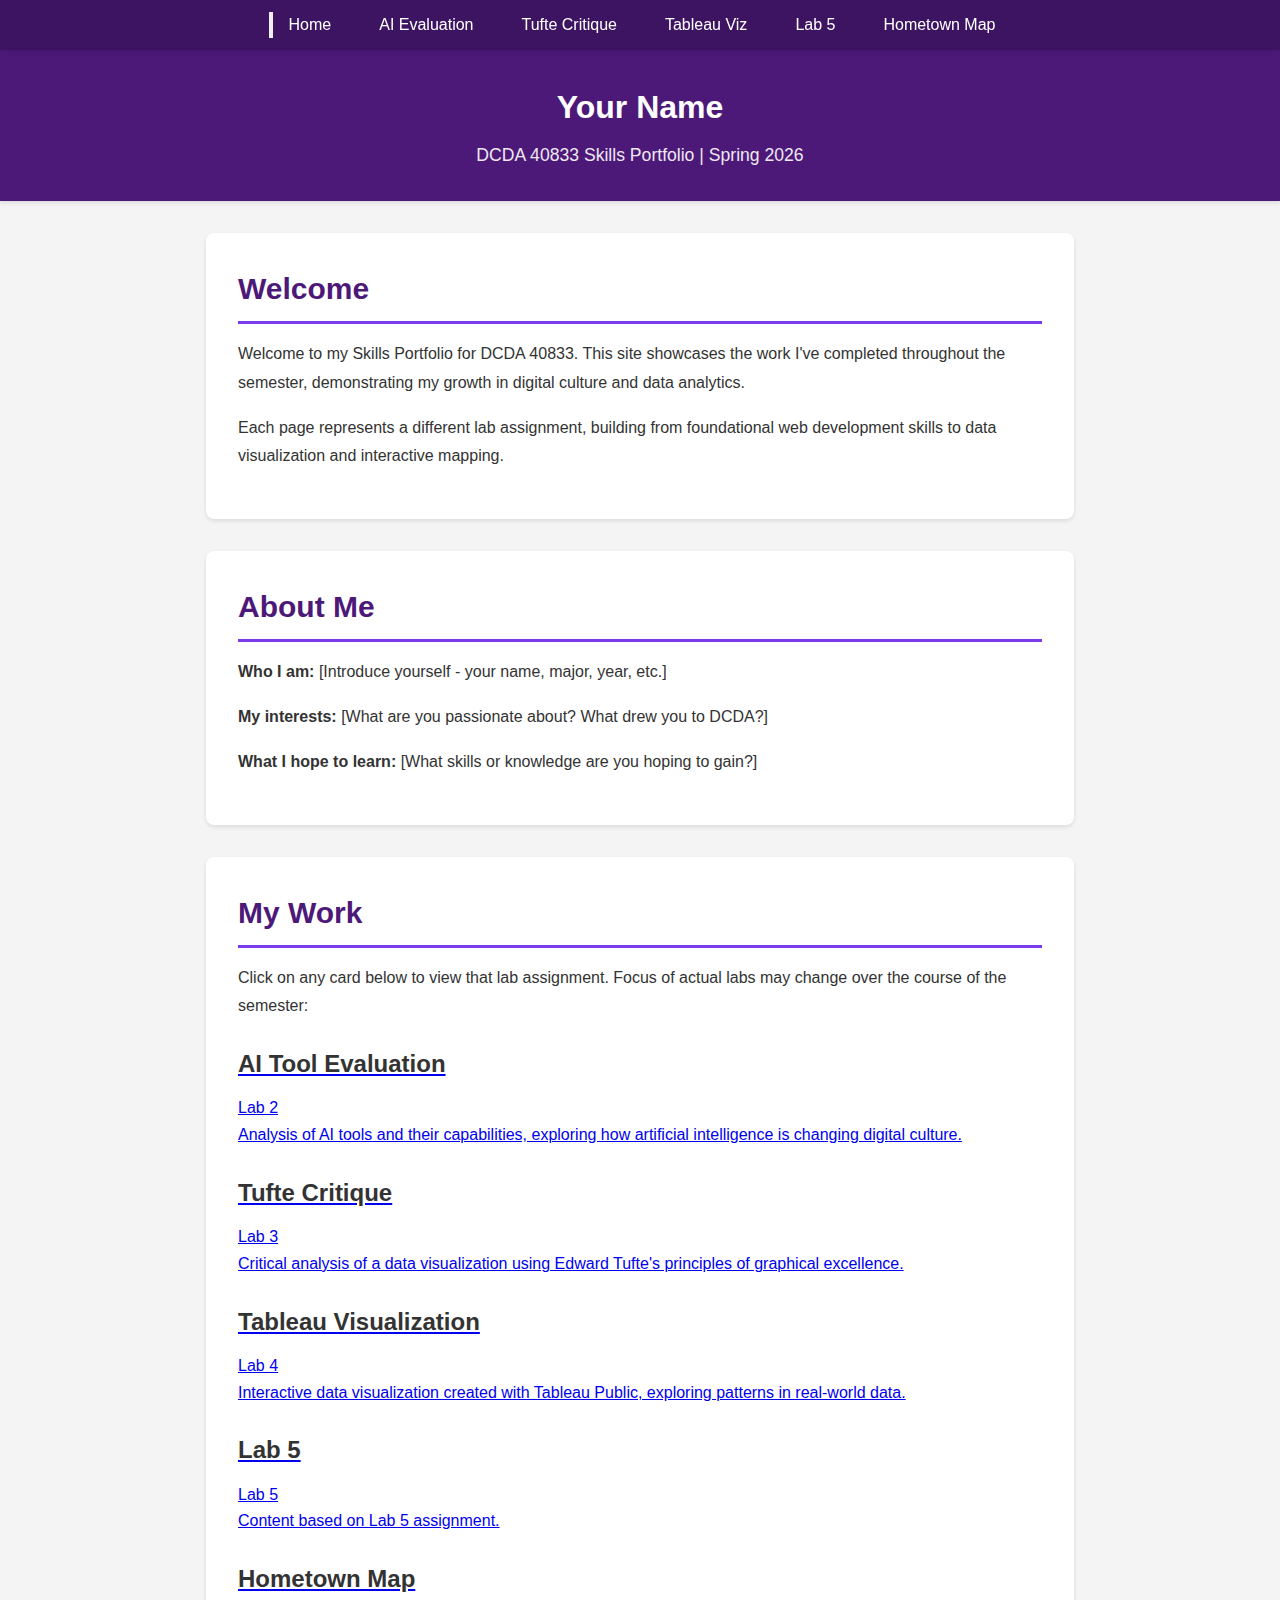
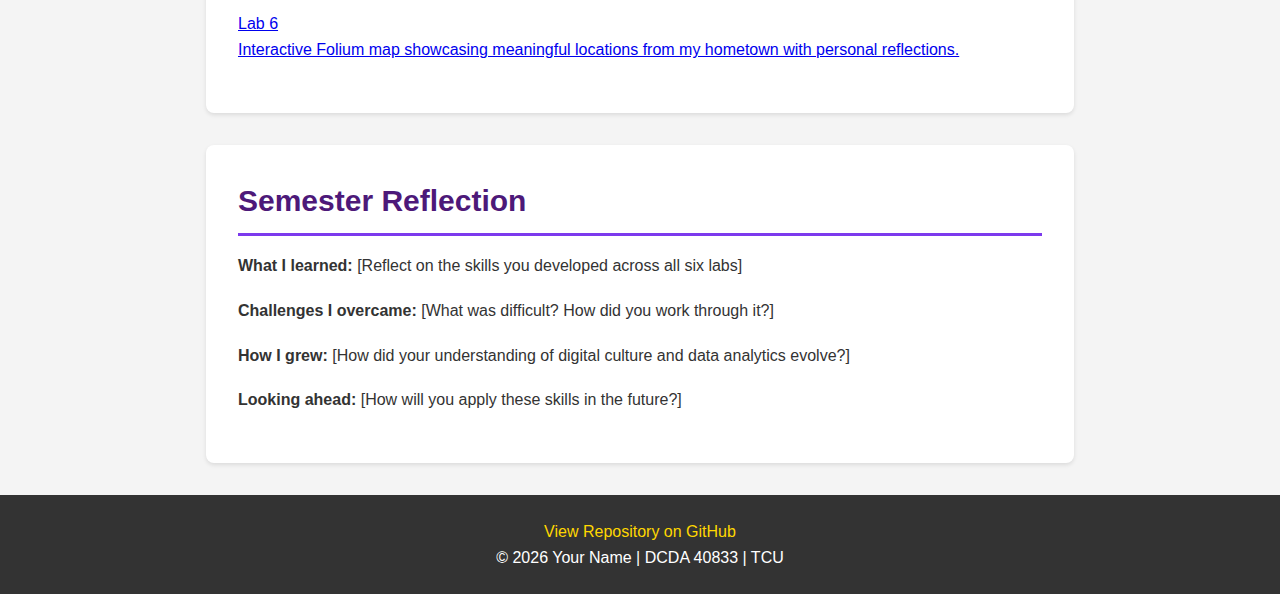
<file: index.html>
<!DOCTYPE html>
<html lang="en">
<head>
    <meta charset="UTF-8">
    <meta name="viewport" content="width=device-width, initial-scale=1.0">
    <meta name="description" content="Skills Portfolio showcasing work from DCDA 40833">
    <meta name="author" content="Your Name">
    <title>Your Name | DCDA 40833 Skills Portfolio</title>
    <link rel="stylesheet" href="css/styles.css">
</head>
<body>
    <!-- Navigation: Links to all portfolio pages -->
    <nav>
        <!-- Hamburger menu button (visible only on mobile) -->
        <button class="hamburger" id="hamburger" aria-label="Toggle navigation menu" aria-expanded="false">
            <span class="hamburger-line"></span>
            <span class="hamburger-line"></span>
            <span class="hamburger-line"></span>
        </button>
        
        <!-- Navigation menu (collapsible on mobile) -->
        <ul id="nav-menu">
            <li><a href="index.html">Home</a></li>
            <li><a href="ai-evaluation.html">AI Evaluation</a></li>
            <li><a href="tufte-critique.html">Tufte Critique</a></li>
            <li><a href="tableau-visualization.html">Tableau Viz</a></li>
            <li><a href="lab05.html">Lab 5</a></li>
            <li><a href="hometown-map.html">Hometown Map</a></li>
        </ul>
    </nav>

    <!-- Header: Your name and course info -->
    <header>
        <h1>Your Name</h1>
        <p>DCDA 40833 Skills Portfolio | Spring 2026</p>
    </header>

    <main>
        <!-- Welcome Section: Brief introduction to your portfolio -->
        <section id="welcome">
            <h2>Welcome</h2>
            <!-- TODO: Write a brief introduction (2-3 sentences) about your portfolio -->
            <p>Welcome to my Skills Portfolio for DCDA 40833. This site showcases the work I've completed throughout the semester, demonstrating my growth in digital culture and data analytics.</p>
            <p>Each page represents a different lab assignment, building from foundational web development skills to data visualization and interactive mapping.</p>
        </section>

        <!-- About Section: Tell visitors about yourself -->
        <section id="about">
            <h2>About Me</h2>
            <!-- TODO: Replace this placeholder content with information about yourself -->
            <p><strong>Who I am:</strong> [Introduce yourself - your name, major, year, etc.]</p>
            <p><strong>My interests:</strong> [What are you passionate about? What drew you to DCDA?]</p>
            <p><strong>What I hope to learn:</strong> [What skills or knowledge are you hoping to gain?]</p>

            <!-- Optional: Add a photo of yourself -->
            <!--
            <figure class="viz-container">
                <img src="images/profile-photo.jpg" alt="Photo of Your Name">
            </figure>
            -->
        </section>

        <!-- Portfolio Section: Links to all lab pages -->
        <section id="portfolio">
            <h2>My Work</h2>
            <p>Click on any card below to view that lab assignment. Focus of actual labs may change over the course of the semester:</p>

            <!-- Portfolio Grid: Cards linking to each lab page -->
            <div class="portfolio-grid">

                <!-- Lab 2: AI Tool Evaluation -->
                <a href="ai-evaluation.html" class="portfolio-card">
                    <h3>AI Tool Evaluation</h3>
                    <span class="lab-tag">Lab 2</span>
                    <p>Analysis of AI tools and their capabilities, exploring how artificial intelligence is changing digital culture.</p>
                </a>

                <!-- Lab 3: Tufte Critique -->
                <a href="tufte-critique.html" class="portfolio-card">
                    <h3>Tufte Critique</h3>
                    <span class="lab-tag">Lab 3</span>
                    <p>Critical analysis of a data visualization using Edward Tufte's principles of graphical excellence.</p>
                </a>

                <!-- Lab 4: Tableau Visualization -->
                <a href="tableau-visualization.html" class="portfolio-card">
                    <h3>Tableau Visualization</h3>
                    <span class="lab-tag">Lab 4</span>
                    <p>Interactive data visualization created with Tableau Public, exploring patterns in real-world data.</p>
                </a>

                <!-- Lab 5: TBD -->
                <a href="lab5.html" class="portfolio-card">
                    <h3>Lab 5</h3>
                    <span class="lab-tag">Lab 5</span>
                    <p>Content based on Lab 5 assignment.</p>
                </a>

                <!-- Lab 6: Hometown Map -->
                <a href="hometown-map.html" class="portfolio-card">
                    <h3>Hometown Map</h3>
                    <span class="lab-tag">Lab 6</span>
                    <p>Interactive Folium map showcasing meaningful locations from my hometown with personal reflections.</p>
                </a>

            </div>
        </section>

        <!-- Reflection Section: Optional semester reflection -->
        <section id="reflection">
            <h2>Semester Reflection</h2>
            <!-- TODO: After completing all labs, write a reflection on your growth -->
            <p><strong>What I learned:</strong> [Reflect on the skills you developed across all six labs]</p>
            <p><strong>Challenges I overcame:</strong> [What was difficult? How did you work through it?]</p>
            <p><strong>How I grew:</strong> [How did your understanding of digital culture and data analytics evolve?]</p>
            <p><strong>Looking ahead:</strong> [How will you apply these skills in the future?]</p>
        </section>
    </main>

    <!-- Footer: Links and copyright -->
    <footer>
        <p><a href="https://github.com/yourusername/your-repo-name">View Repository on GitHub</a></p>
        <p>&copy; 2026 Your Name | DCDA 40833 | TCU</p>
    </footer>

    <!-- JavaScript for hamburger menu toggle -->
    <script>
        // Get references to hamburger button and navigation menu
        const hamburger = document.getElementById('hamburger');
        const navMenu = document.getElementById('nav-menu');
        
        // Toggle menu visibility when hamburger is clicked
        hamburger.addEventListener('click', function() {
            // Toggle 'active' class on both hamburger and menu
            hamburger.classList.toggle('active');
            navMenu.classList.toggle('active');
            
            // Update aria-expanded for accessibility
            const isExpanded = hamburger.classList.contains('active');
            hamburger.setAttribute('aria-expanded', isExpanded);
        });
        
        // Close menu when a navigation link is clicked (better UX on mobile)
        const navLinks = navMenu.querySelectorAll('a');
        navLinks.forEach(link => {
            link.addEventListener('click', function() {
                hamburger.classList.remove('active');
                navMenu.classList.remove('active');
                hamburger.setAttribute('aria-expanded', 'false');
            });
        });
    </script>
</body>
</html>
</file>
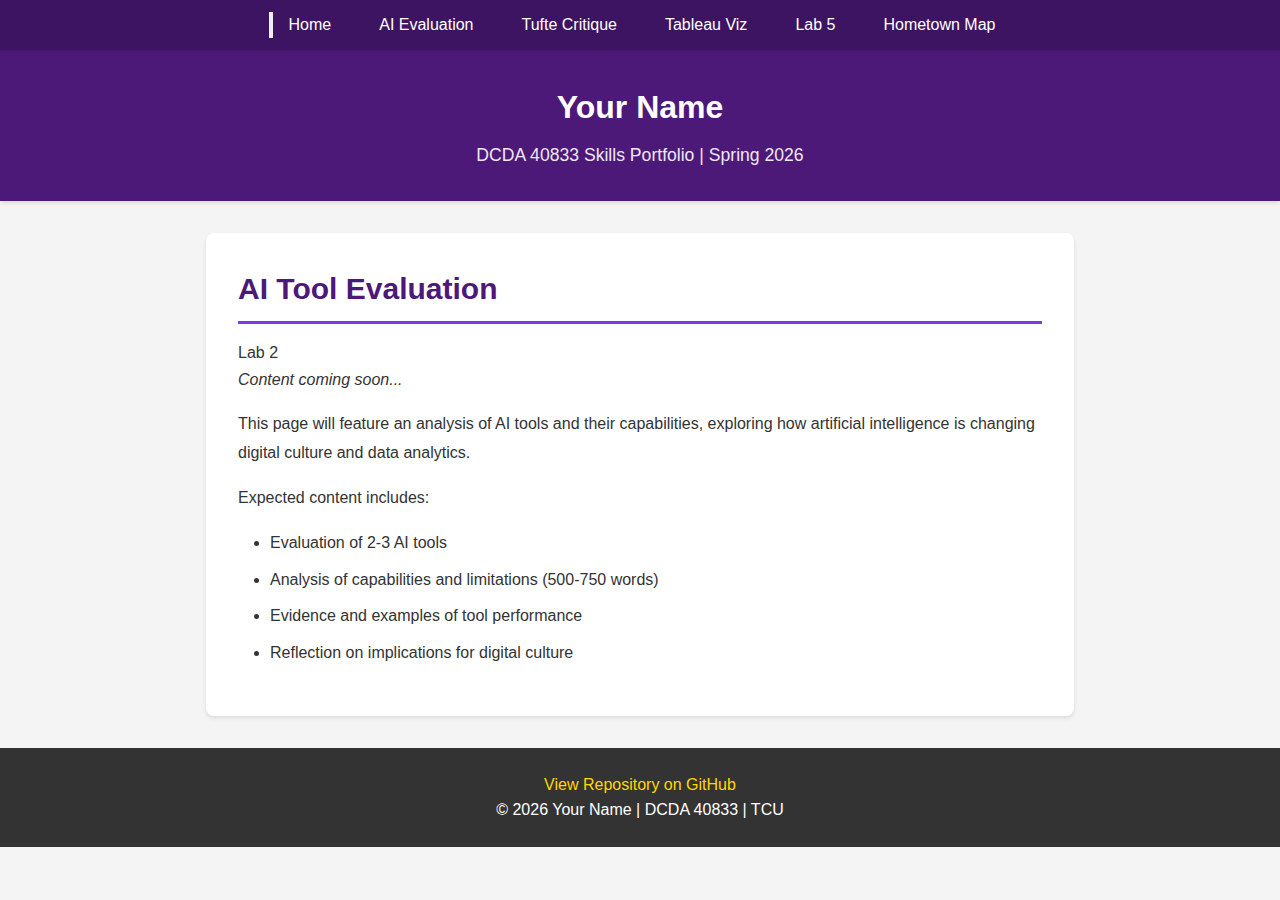
<file: ai-evaluation.html>
<!DOCTYPE html>
<html lang="en">
<head>
    <meta charset="UTF-8">
    <meta name="viewport" content="width=device-width, initial-scale=1.0">
    <meta name="description" content="AI Tool Evaluation - Lab 2">
    <meta name="author" content="Your Name">
    <title>AI Tool Evaluation | DCDA 40833 Skills Portfolio</title>
    <link rel="stylesheet" href="css/styles.css">
</head>
<body>
    <!-- Navigation: Links to all portfolio pages -->
    <nav>
        <!-- Hamburger menu button (visible only on mobile) -->
        <button class="hamburger" id="hamburger" aria-label="Toggle navigation menu" aria-expanded="false">
            <span class="hamburger-line"></span>
            <span class="hamburger-line"></span>
            <span class="hamburger-line"></span>
        </button>
        
        <!-- Navigation menu (collapsible on mobile) -->
        <ul id="nav-menu">
            <li><a href="index.html">Home</a></li>
            <li><a href="ai-evaluation.html">AI Evaluation</a></li>
            <li><a href="tufte-critique.html">Tufte Critique</a></li>
            <li><a href="tableau-visualization.html">Tableau Viz</a></li>
            <li><a href="lab05.html">Lab 5</a></li>
            <li><a href="hometown-map.html">Hometown Map</a></li>
        </ul>
    </nav>

    <!-- Header: Your name and course info -->
    <header>
        <h1>Your Name</h1>
        <p>DCDA 40833 Skills Portfolio | Spring 2026</p>
    </header>

    <main>
        <!-- Placeholder content for Lab 2: AI Tool Evaluation -->
        <section id="ai-evaluation">
            <h2>AI Tool Evaluation</h2>
            <span class="lab-tag">Lab 2</span>
            
            <p><em>Content coming soon...</em></p>
            
            <p>This page will feature an analysis of AI tools and their capabilities, exploring how artificial intelligence is changing digital culture and data analytics.</p>
            
            <p>Expected content includes:</p>
            <ul>
                <li>Evaluation of 2-3 AI tools</li>
                <li>Analysis of capabilities and limitations (500-750 words)</li>
                <li>Evidence and examples of tool performance</li>
                <li>Reflection on implications for digital culture</li>
            </ul>
        </section>
    </main>

    <!-- Footer: Links and copyright -->
    <footer>
        <p><a href="https://github.com/yourusername/your-repo-name">View Repository on GitHub</a></p>
        <p>&copy; 2026 Your Name | DCDA 40833 | TCU</p>
    </footer>

    <!-- JavaScript for hamburger menu toggle -->
    <script>
        // Get references to hamburger button and navigation menu
        const hamburger = document.getElementById('hamburger');
        const navMenu = document.getElementById('nav-menu');
        
        // Toggle menu visibility when hamburger is clicked
        hamburger.addEventListener('click', function() {
            // Toggle 'active' class on both hamburger and menu
            hamburger.classList.toggle('active');
            navMenu.classList.toggle('active');
            
            // Update aria-expanded for accessibility
            const isExpanded = hamburger.classList.contains('active');
            hamburger.setAttribute('aria-expanded', isExpanded);
        });
        
        // Close menu when a navigation link is clicked (better UX on mobile)
        const navLinks = navMenu.querySelectorAll('a');
        navLinks.forEach(link => {
            link.addEventListener('click', function() {
                hamburger.classList.remove('active');
                navMenu.classList.remove('active');
                hamburger.setAttribute('aria-expanded', 'false');
            });
        });
    </script>
</body>
</html>
</file>
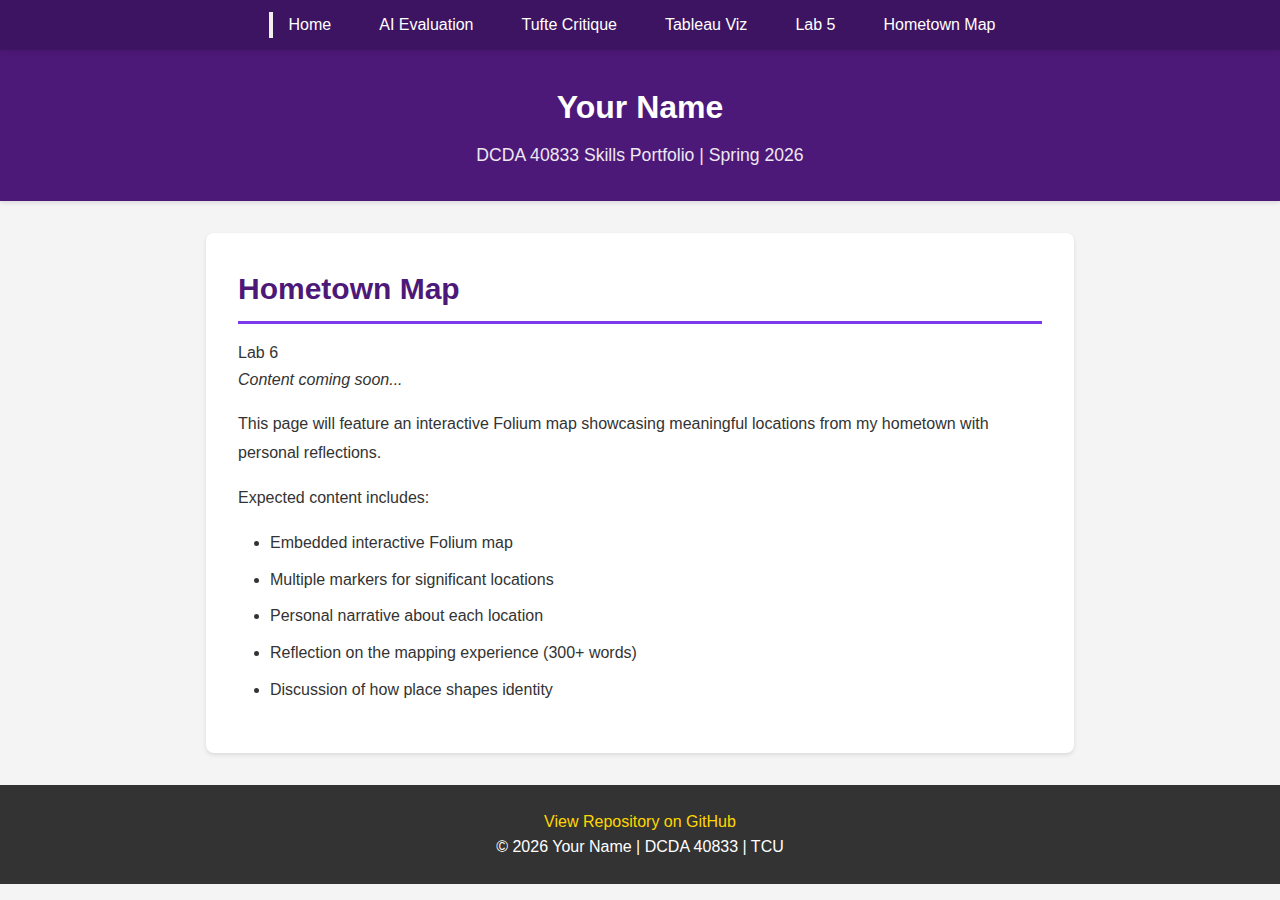
<file: hometown-map.html>
<!DOCTYPE html>
<html lang="en">
<head>
    <meta charset="UTF-8">
    <meta name="viewport" content="width=device-width, initial-scale=1.0">
    <meta name="description" content="Hometown Map - Lab 6">
    <meta name="author" content="Your Name">
    <title>Hometown Map | DCDA 40833 Skills Portfolio</title>
    <link rel="stylesheet" href="css/styles.css">
</head>
<body>
    <!-- Navigation: Links to all portfolio pages -->
    <nav>
        <!-- Hamburger menu button (visible only on mobile) -->
        <button class="hamburger" id="hamburger" aria-label="Toggle navigation menu" aria-expanded="false">
            <span class="hamburger-line"></span>
            <span class="hamburger-line"></span>
            <span class="hamburger-line"></span>
        </button>
        
        <!-- Navigation menu (collapsible on mobile) -->
        <ul id="nav-menu">
            <li><a href="index.html">Home</a></li>
            <li><a href="ai-evaluation.html">AI Evaluation</a></li>
            <li><a href="tufte-critique.html">Tufte Critique</a></li>
            <li><a href="tableau-visualization.html">Tableau Viz</a></li>
            <li><a href="lab05.html">Lab 5</a></li>
            <li><a href="hometown-map.html">Hometown Map</a></li>
        </ul>
    </nav>

    <!-- Header: Your name and course info -->
    <header>
        <h1>Your Name</h1>
        <p>DCDA 40833 Skills Portfolio | Spring 2026</p>
    </header>

    <main>
        <!-- Placeholder content for Lab 6: Hometown Map -->
        <section id="hometown-map">
            <h2>Hometown Map</h2>
            <span class="lab-tag">Lab 6</span>
            
            <p><em>Content coming soon...</em></p>
            
            <p>This page will feature an interactive Folium map showcasing meaningful locations from my hometown with personal reflections.</p>
            
            <p>Expected content includes:</p>
            <ul>
                <li>Embedded interactive Folium map</li>
                <li>Multiple markers for significant locations</li>
                <li>Personal narrative about each location</li>
                <li>Reflection on the mapping experience (300+ words)</li>
                <li>Discussion of how place shapes identity</li>
            </ul>
        </section>
    </main>

    <!-- Footer: Links and copyright -->
    <footer>
        <p><a href="https://github.com/yourusername/your-repo-name">View Repository on GitHub</a></p>
        <p>&copy; 2026 Your Name | DCDA 40833 | TCU</p>
    </footer>

    <!-- JavaScript for hamburger menu toggle -->
    <script>
        // Get references to hamburger button and navigation menu
        const hamburger = document.getElementById('hamburger');
        const navMenu = document.getElementById('nav-menu');
        
        // Toggle menu visibility when hamburger is clicked
        hamburger.addEventListener('click', function() {
            // Toggle 'active' class on both hamburger and menu
            hamburger.classList.toggle('active');
            navMenu.classList.toggle('active');
            
            // Update aria-expanded for accessibility
            const isExpanded = hamburger.classList.contains('active');
            hamburger.setAttribute('aria-expanded', isExpanded);
        });
        
        // Close menu when a navigation link is clicked (better UX on mobile)
        const navLinks = navMenu.querySelectorAll('a');
        navLinks.forEach(link => {
            link.addEventListener('click', function() {
                hamburger.classList.remove('active');
                navMenu.classList.remove('active');
                hamburger.setAttribute('aria-expanded', 'false');
            });
        });
    </script>
</body>
</html>
</file>
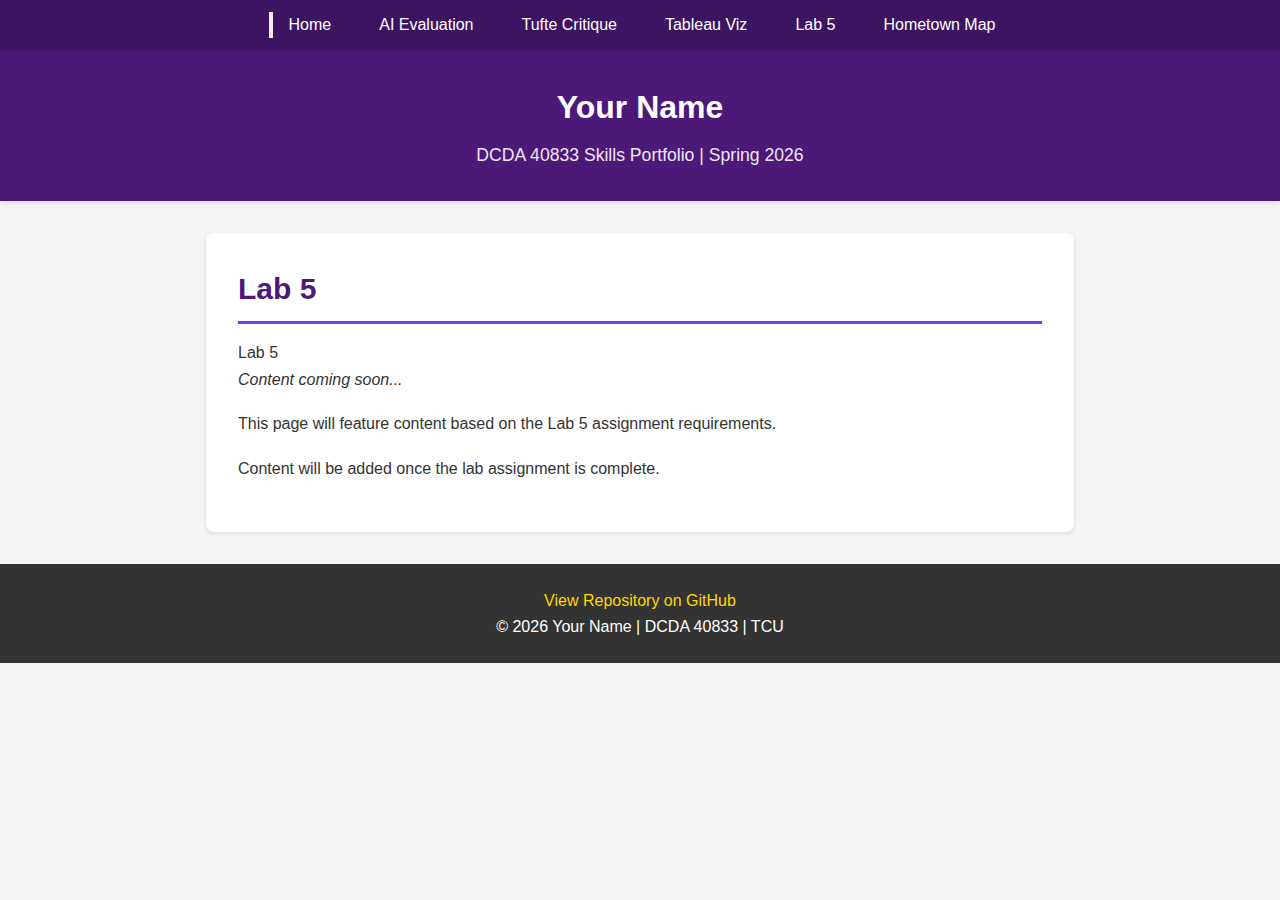
<file: lab05.html>
<!DOCTYPE html>
<html lang="en">
<head>
    <meta charset="UTF-8">
    <meta name="viewport" content="width=device-width, initial-scale=1.0">
    <meta name="description" content="Lab 5 - DCDA Skills Portfolio">
    <meta name="author" content="Your Name">
    <title>Lab 5 | DCDA 40833 Skills Portfolio</title>
    <link rel="stylesheet" href="css/styles.css">
</head>
<body>
    <!-- Navigation: Links to all portfolio pages -->
    <nav>
        <!-- Hamburger menu button (visible only on mobile) -->
        <button class="hamburger" id="hamburger" aria-label="Toggle navigation menu" aria-expanded="false">
            <span class="hamburger-line"></span>
            <span class="hamburger-line"></span>
            <span class="hamburger-line"></span>
        </button>
        
        <!-- Navigation menu (collapsible on mobile) -->
        <ul id="nav-menu">
            <li><a href="index.html">Home</a></li>
            <li><a href="ai-evaluation.html">AI Evaluation</a></li>
            <li><a href="tufte-critique.html">Tufte Critique</a></li>
            <li><a href="tableau-visualization.html">Tableau Viz</a></li>
            <li><a href="lab05.html">Lab 5</a></li>
            <li><a href="hometown-map.html">Hometown Map</a></li>
        </ul>
    </nav>

    <!-- Header: Your name and course info -->
    <header>
        <h1>Your Name</h1>
        <p>DCDA 40833 Skills Portfolio | Spring 2026</p>
    </header>

    <main>
        <!-- Placeholder content for Lab 5 -->
        <section id="lab5">
            <h2>Lab 5</h2>
            <span class="lab-tag">Lab 5</span>
            
            <p><em>Content coming soon...</em></p>
            
            <p>This page will feature content based on the Lab 5 assignment requirements.</p>
            
            <p>Content will be added once the lab assignment is complete.</p>
        </section>
    </main>

    <!-- Footer: Links and copyright -->
    <footer>
        <p><a href="https://github.com/yourusername/your-repo-name">View Repository on GitHub</a></p>
        <p>&copy; 2026 Your Name | DCDA 40833 | TCU</p>
    </footer>

    <!-- JavaScript for hamburger menu toggle -->
    <script>
        // Get references to hamburger button and navigation menu
        const hamburger = document.getElementById('hamburger');
        const navMenu = document.getElementById('nav-menu');
        
        // Toggle menu visibility when hamburger is clicked
        hamburger.addEventListener('click', function() {
            // Toggle 'active' class on both hamburger and menu
            hamburger.classList.toggle('active');
            navMenu.classList.toggle('active');
            
            // Update aria-expanded for accessibility
            const isExpanded = hamburger.classList.contains('active');
            hamburger.setAttribute('aria-expanded', isExpanded);
        });
        
        // Close menu when a navigation link is clicked (better UX on mobile)
        const navLinks = navMenu.querySelectorAll('a');
        navLinks.forEach(link => {
            link.addEventListener('click', function() {
                hamburger.classList.remove('active');
                navMenu.classList.remove('active');
                hamburger.setAttribute('aria-expanded', 'false');
            });
        });
    </script>
</body>
</html>
</file>
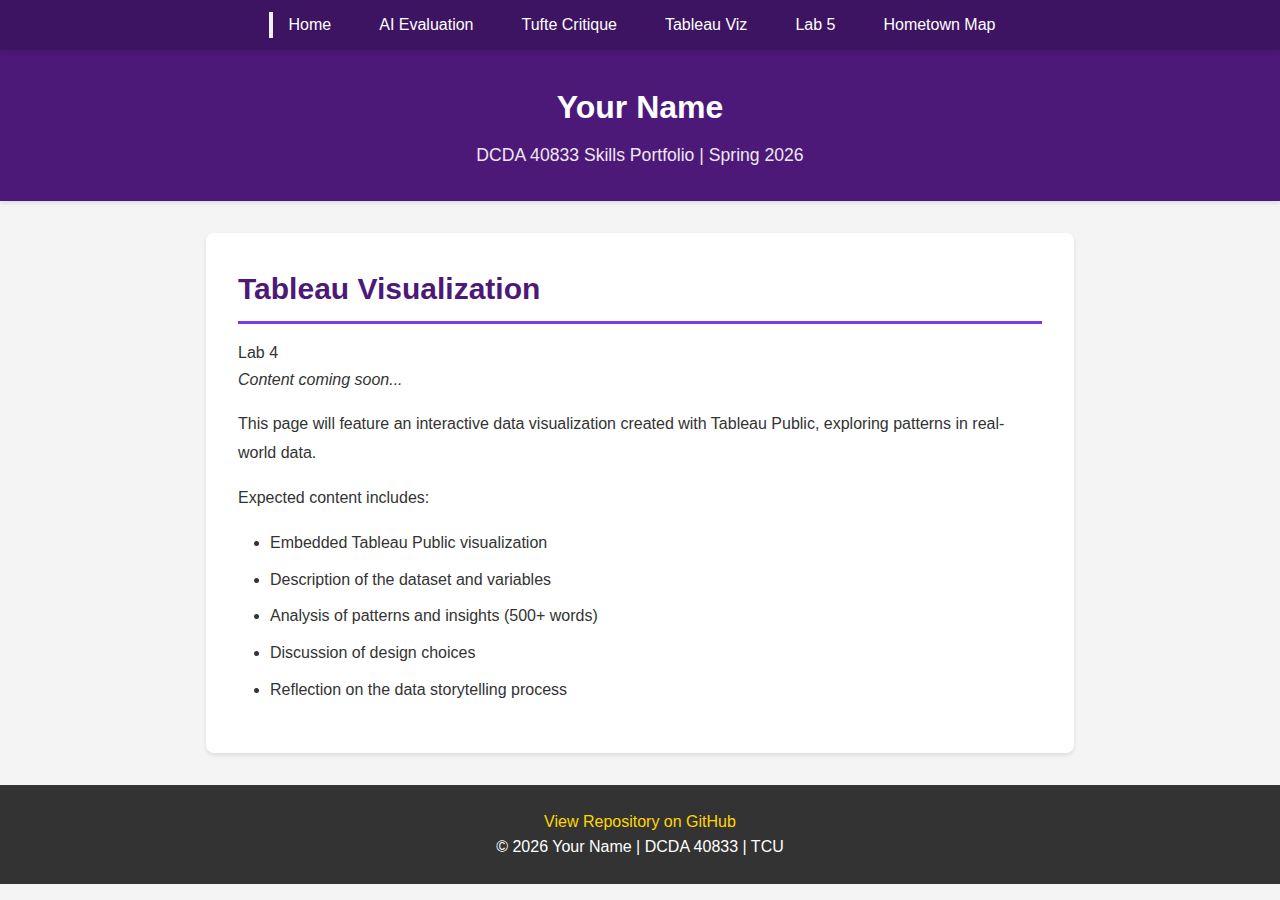
<file: tableau-visualization.html>
<!DOCTYPE html>
<html lang="en">
<head>
    <meta charset="UTF-8">
    <meta name="viewport" content="width=device-width, initial-scale=1.0">
    <meta name="description" content="Tableau Visualization - Lab 4">
    <meta name="author" content="Your Name">
    <title>Tableau Visualization | DCDA 40833 Skills Portfolio</title>
    <link rel="stylesheet" href="css/styles.css">
</head>
<body>
    <!-- Navigation: Links to all portfolio pages -->
    <nav>
        <!-- Hamburger menu button (visible only on mobile) -->
        <button class="hamburger" id="hamburger" aria-label="Toggle navigation menu" aria-expanded="false">
            <span class="hamburger-line"></span>
            <span class="hamburger-line"></span>
            <span class="hamburger-line"></span>
        </button>
        
        <!-- Navigation menu (collapsible on mobile) -->
        <ul id="nav-menu">
            <li><a href="index.html">Home</a></li>
            <li><a href="ai-evaluation.html">AI Evaluation</a></li>
            <li><a href="tufte-critique.html">Tufte Critique</a></li>
            <li><a href="tableau-visualization.html">Tableau Viz</a></li>
            <li><a href="lab05.html">Lab 5</a></li>
            <li><a href="hometown-map.html">Hometown Map</a></li>
        </ul>
    </nav>

    <!-- Header: Your name and course info -->
    <header>
        <h1>Your Name</h1>
        <p>DCDA 40833 Skills Portfolio | Spring 2026</p>
    </header>

    <main>
        <!-- Placeholder content for Lab 4: Tableau Visualization -->
        <section id="tableau-visualization">
            <h2>Tableau Visualization</h2>
            <span class="lab-tag">Lab 4</span>
            
            <p><em>Content coming soon...</em></p>
            
            <p>This page will feature an interactive data visualization created with Tableau Public, exploring patterns in real-world data.</p>
            
            <p>Expected content includes:</p>
            <ul>
                <li>Embedded Tableau Public visualization</li>
                <li>Description of the dataset and variables</li>
                <li>Analysis of patterns and insights (500+ words)</li>
                <li>Discussion of design choices</li>
                <li>Reflection on the data storytelling process</li>
            </ul>
        </section>
    </main>

    <!-- Footer: Links and copyright -->
    <footer>
        <p><a href="https://github.com/yourusername/your-repo-name">View Repository on GitHub</a></p>
        <p>&copy; 2026 Your Name | DCDA 40833 | TCU</p>
    </footer>

    <!-- JavaScript for hamburger menu toggle -->
    <script>
        // Get references to hamburger button and navigation menu
        const hamburger = document.getElementById('hamburger');
        const navMenu = document.getElementById('nav-menu');
        
        // Toggle menu visibility when hamburger is clicked
        hamburger.addEventListener('click', function() {
            // Toggle 'active' class on both hamburger and menu
            hamburger.classList.toggle('active');
            navMenu.classList.toggle('active');
            
            // Update aria-expanded for accessibility
            const isExpanded = hamburger.classList.contains('active');
            hamburger.setAttribute('aria-expanded', isExpanded);
        });
        
        // Close menu when a navigation link is clicked (better UX on mobile)
        const navLinks = navMenu.querySelectorAll('a');
        navLinks.forEach(link => {
            link.addEventListener('click', function() {
                hamburger.classList.remove('active');
                navMenu.classList.remove('active');
                hamburger.setAttribute('aria-expanded', 'false');
            });
        });
    </script>
</body>
</html>
</file>
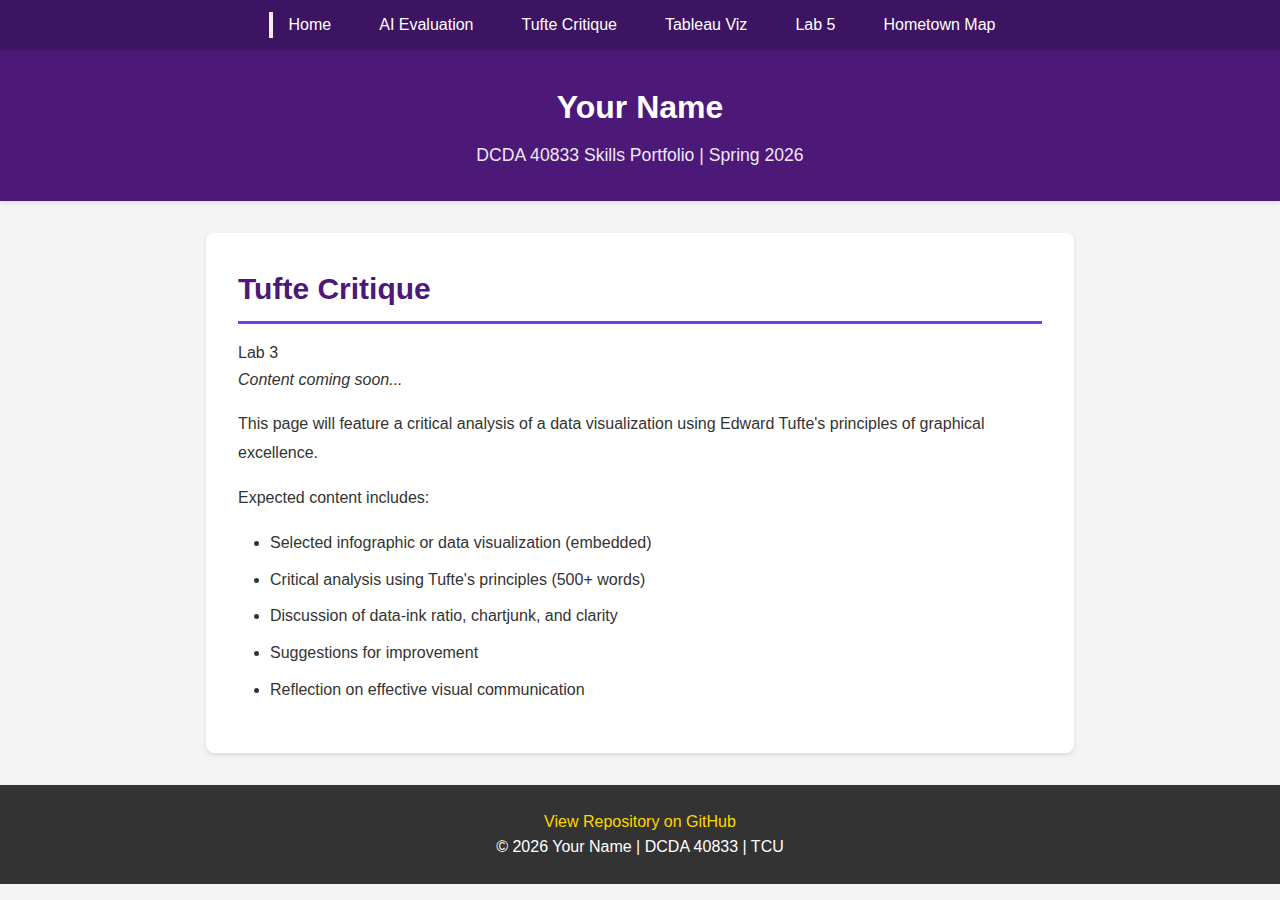
<file: tufte-critique.html>
<!DOCTYPE html>
<html lang="en">
<head>
    <meta charset="UTF-8">
    <meta name="viewport" content="width=device-width, initial-scale=1.0">
    <meta name="description" content="Tufte Critique - Lab 3">
    <meta name="author" content="Your Name">
    <title>Tufte Critique | DCDA 40833 Skills Portfolio</title>
    <link rel="stylesheet" href="css/styles.css">
</head>
<body>
    <!-- Navigation: Links to all portfolio pages -->
    <nav>
        <!-- Hamburger menu button (visible only on mobile) -->
        <button class="hamburger" id="hamburger" aria-label="Toggle navigation menu" aria-expanded="false">
            <span class="hamburger-line"></span>
            <span class="hamburger-line"></span>
            <span class="hamburger-line"></span>
        </button>
        
        <!-- Navigation menu (collapsible on mobile) -->
        <ul id="nav-menu">
            <li><a href="index.html">Home</a></li>
            <li><a href="ai-evaluation.html">AI Evaluation</a></li>
            <li><a href="tufte-critique.html">Tufte Critique</a></li>
            <li><a href="tableau-visualization.html">Tableau Viz</a></li>
            <li><a href="lab05.html">Lab 5</a></li>
            <li><a href="hometown-map.html">Hometown Map</a></li>
        </ul>
    </nav>

    <!-- Header: Your name and course info -->
    <header>
        <h1>Your Name</h1>
        <p>DCDA 40833 Skills Portfolio | Spring 2026</p>
    </header>

    <main>
        <!-- Placeholder content for Lab 3: Tufte Critique -->
        <section id="tufte-critique">
            <h2>Tufte Critique</h2>
            <span class="lab-tag">Lab 3</span>
            
            <p><em>Content coming soon...</em></p>
            
            <p>This page will feature a critical analysis of a data visualization using Edward Tufte's principles of graphical excellence.</p>
            
            <p>Expected content includes:</p>
            <ul>
                <li>Selected infographic or data visualization (embedded)</li>
                <li>Critical analysis using Tufte's principles (500+ words)</li>
                <li>Discussion of data-ink ratio, chartjunk, and clarity</li>
                <li>Suggestions for improvement</li>
                <li>Reflection on effective visual communication</li>
            </ul>
        </section>
    </main>

    <!-- Footer: Links and copyright -->
    <footer>
        <p><a href="https://github.com/yourusername/your-repo-name">View Repository on GitHub</a></p>
        <p>&copy; 2026 Your Name | DCDA 40833 | TCU</p>
    </footer>

    <!-- JavaScript for hamburger menu toggle -->
    <script>
        // Get references to hamburger button and navigation menu
        const hamburger = document.getElementById('hamburger');
        const navMenu = document.getElementById('nav-menu');
        
        // Toggle menu visibility when hamburger is clicked
        hamburger.addEventListener('click', function() {
            // Toggle 'active' class on both hamburger and menu
            hamburger.classList.toggle('active');
            navMenu.classList.toggle('active');
            
            // Update aria-expanded for accessibility
            const isExpanded = hamburger.classList.contains('active');
            hamburger.setAttribute('aria-expanded', isExpanded);
        });
        
        // Close menu when a navigation link is clicked (better UX on mobile)
        const navLinks = navMenu.querySelectorAll('a');
        navLinks.forEach(link => {
            link.addEventListener('click', function() {
                hamburger.classList.remove('active');
                navMenu.classList.remove('active');
                hamburger.setAttribute('aria-expanded', 'false');
            });
        });
    </script>
</body>
</html>
</file>
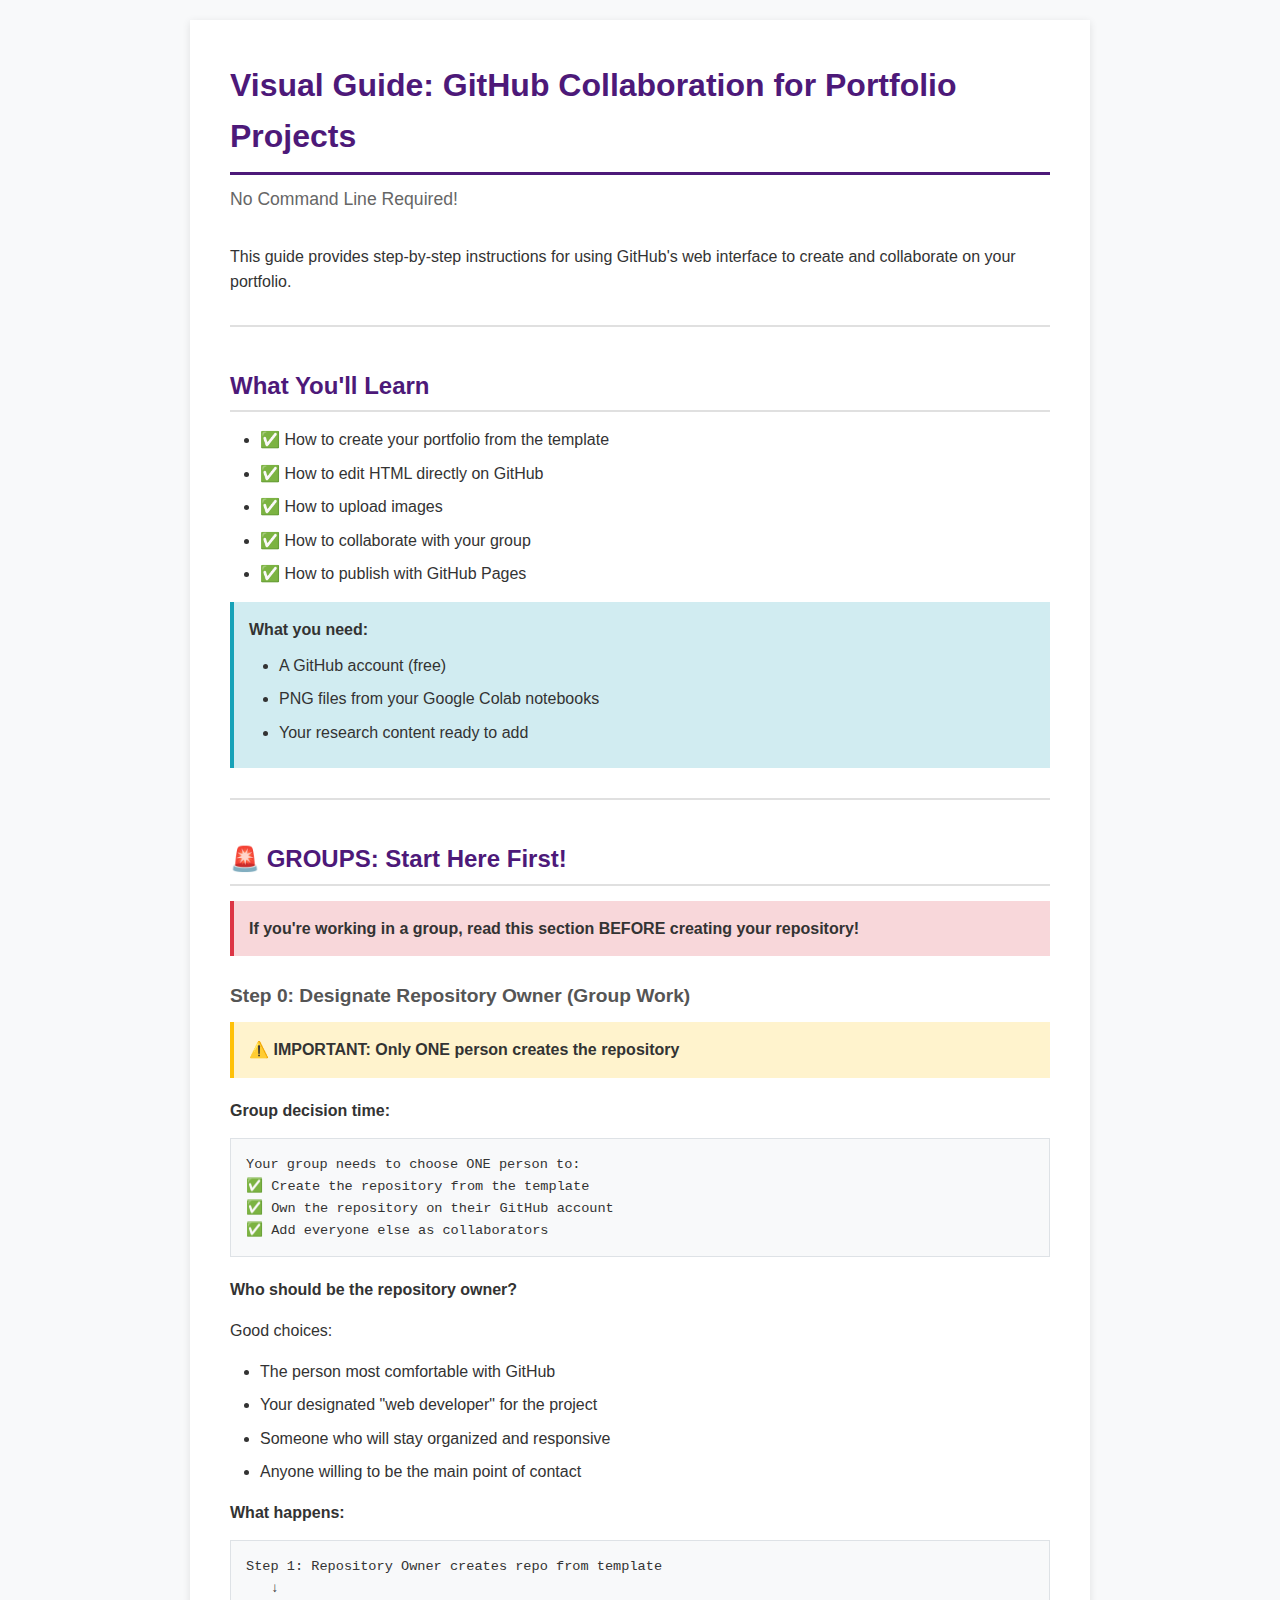
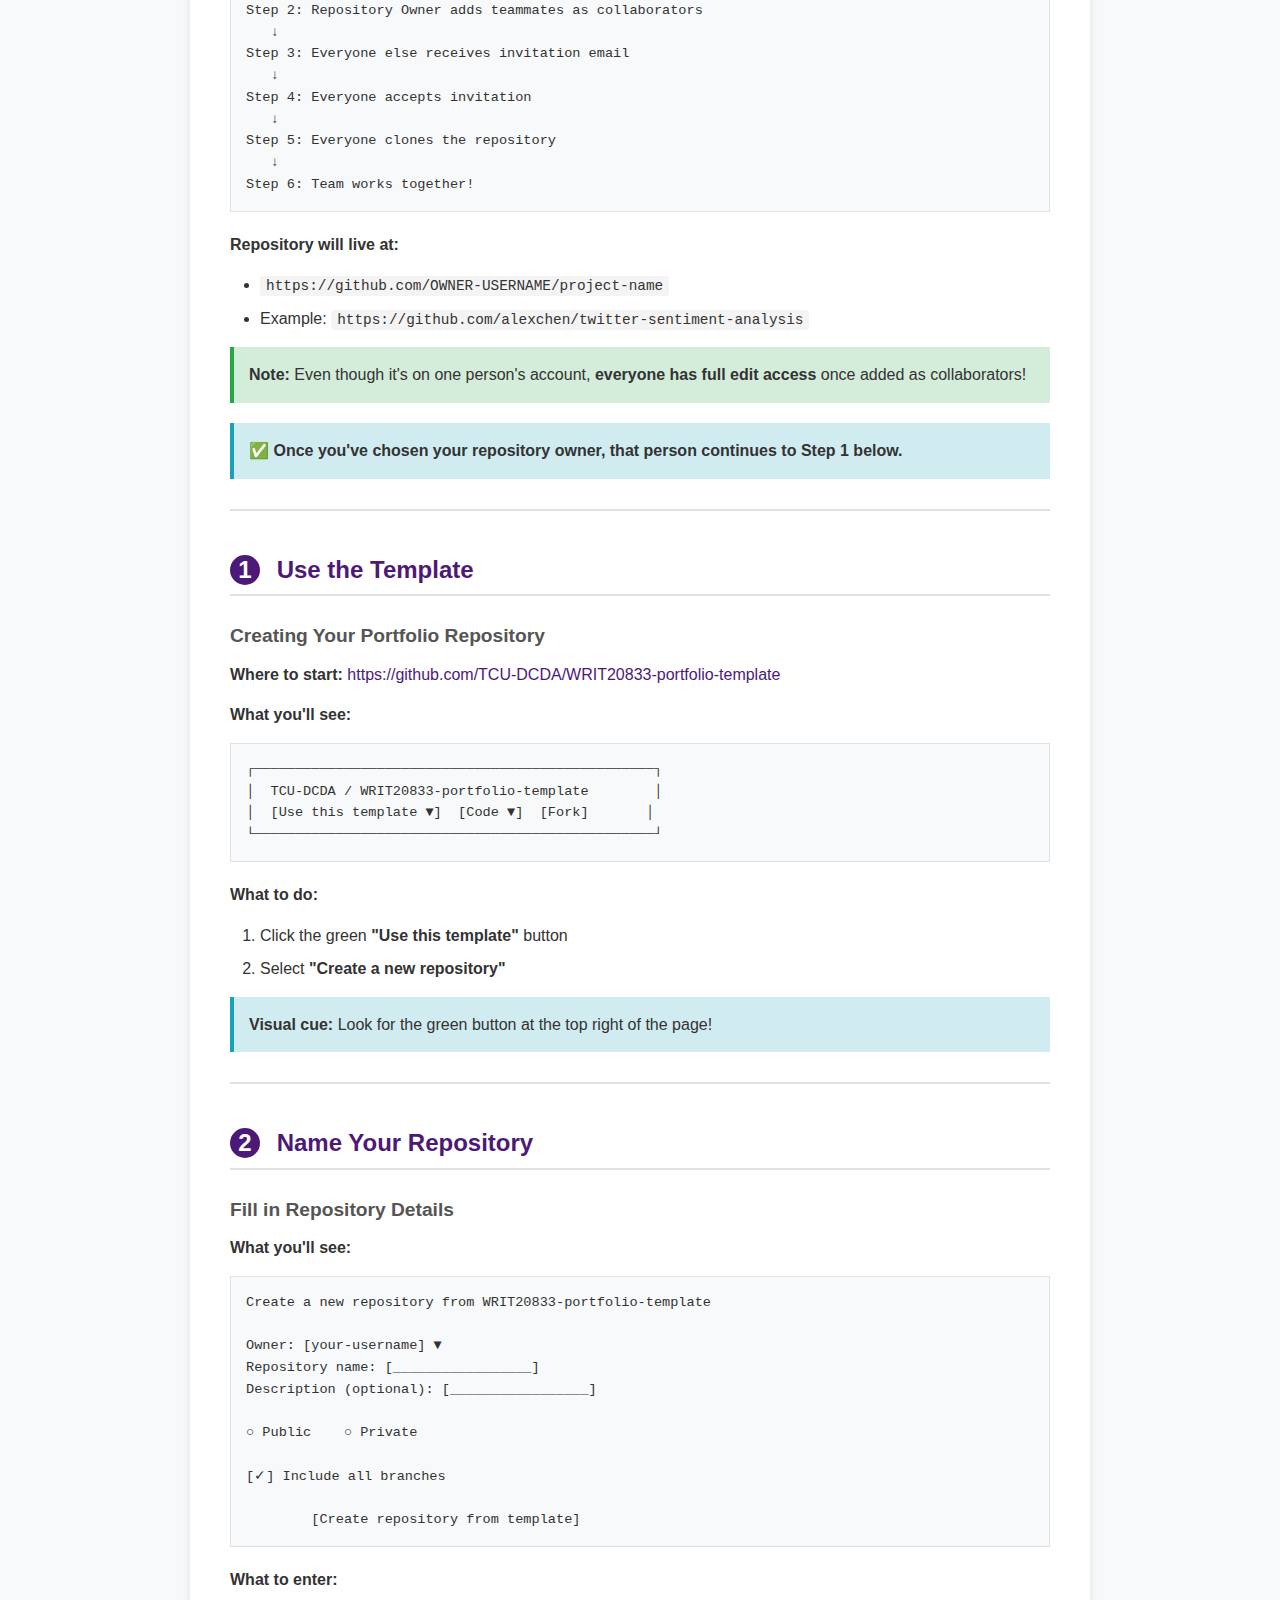
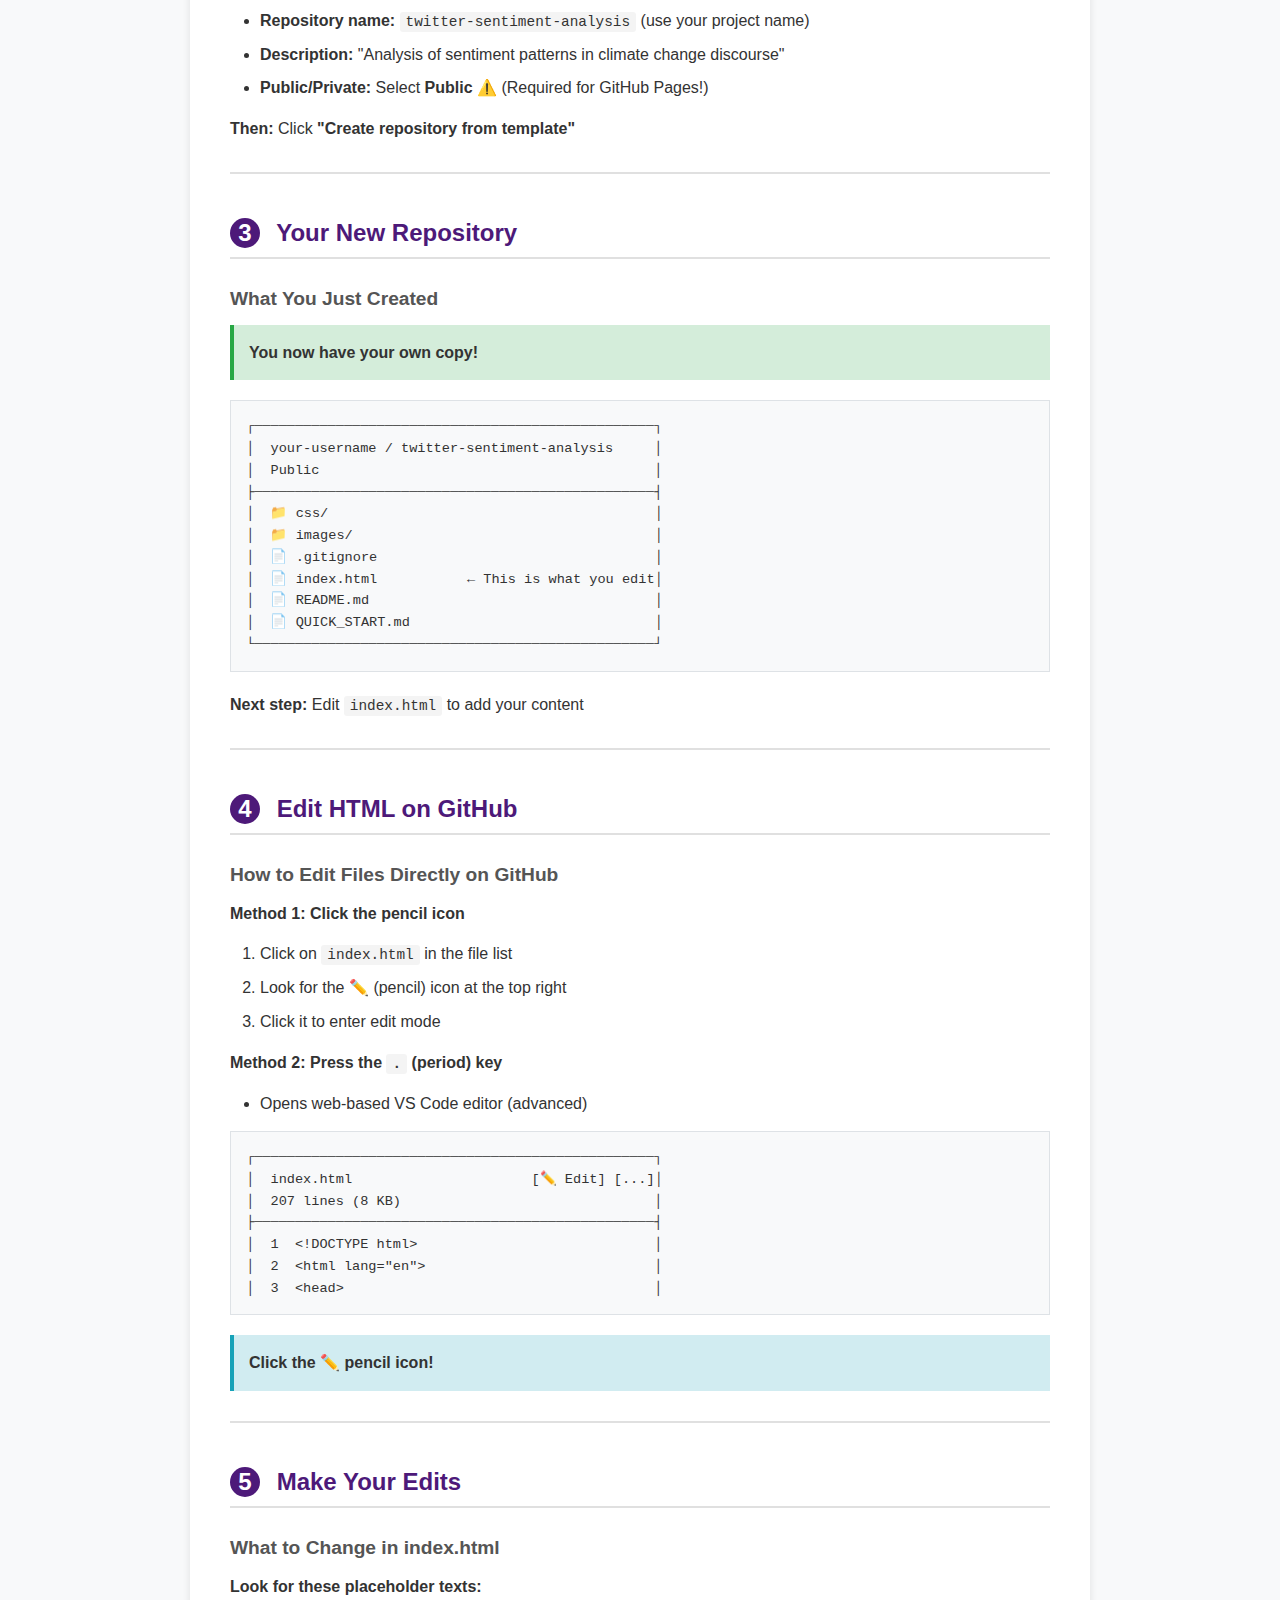
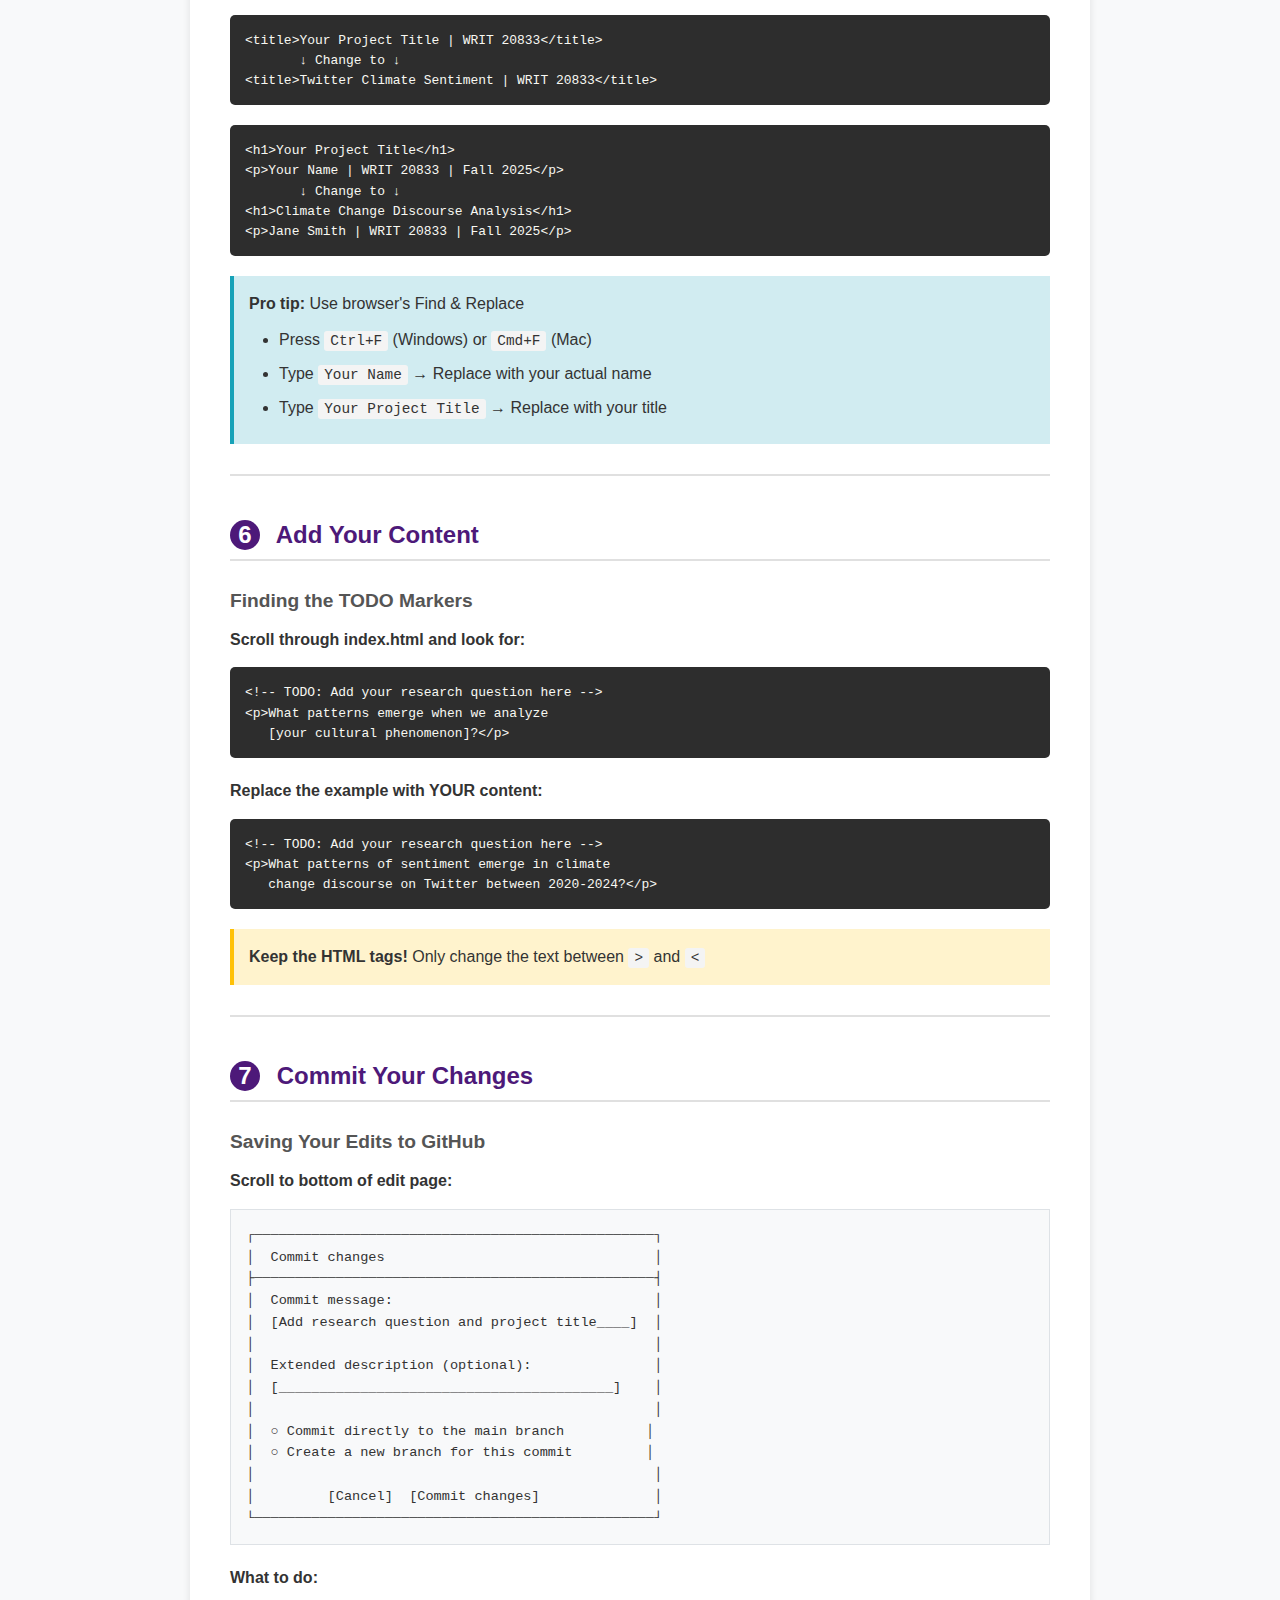
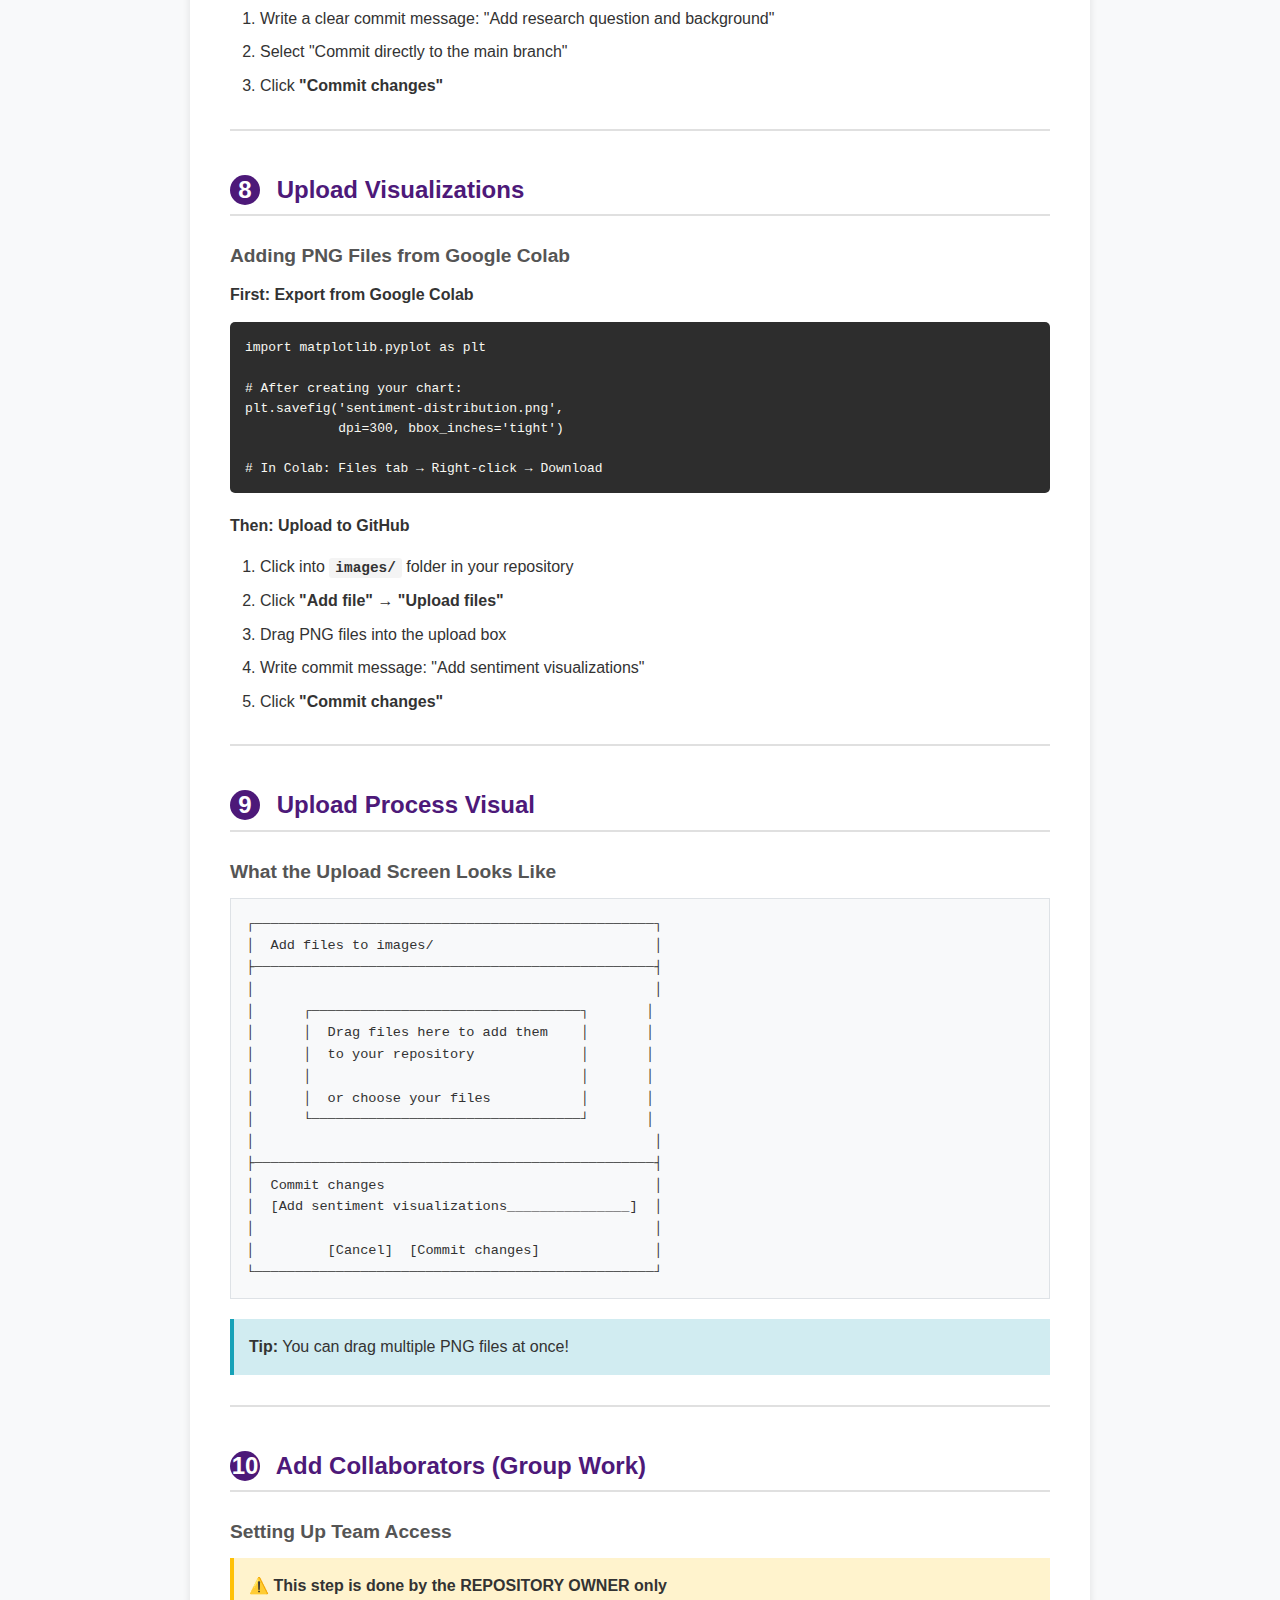
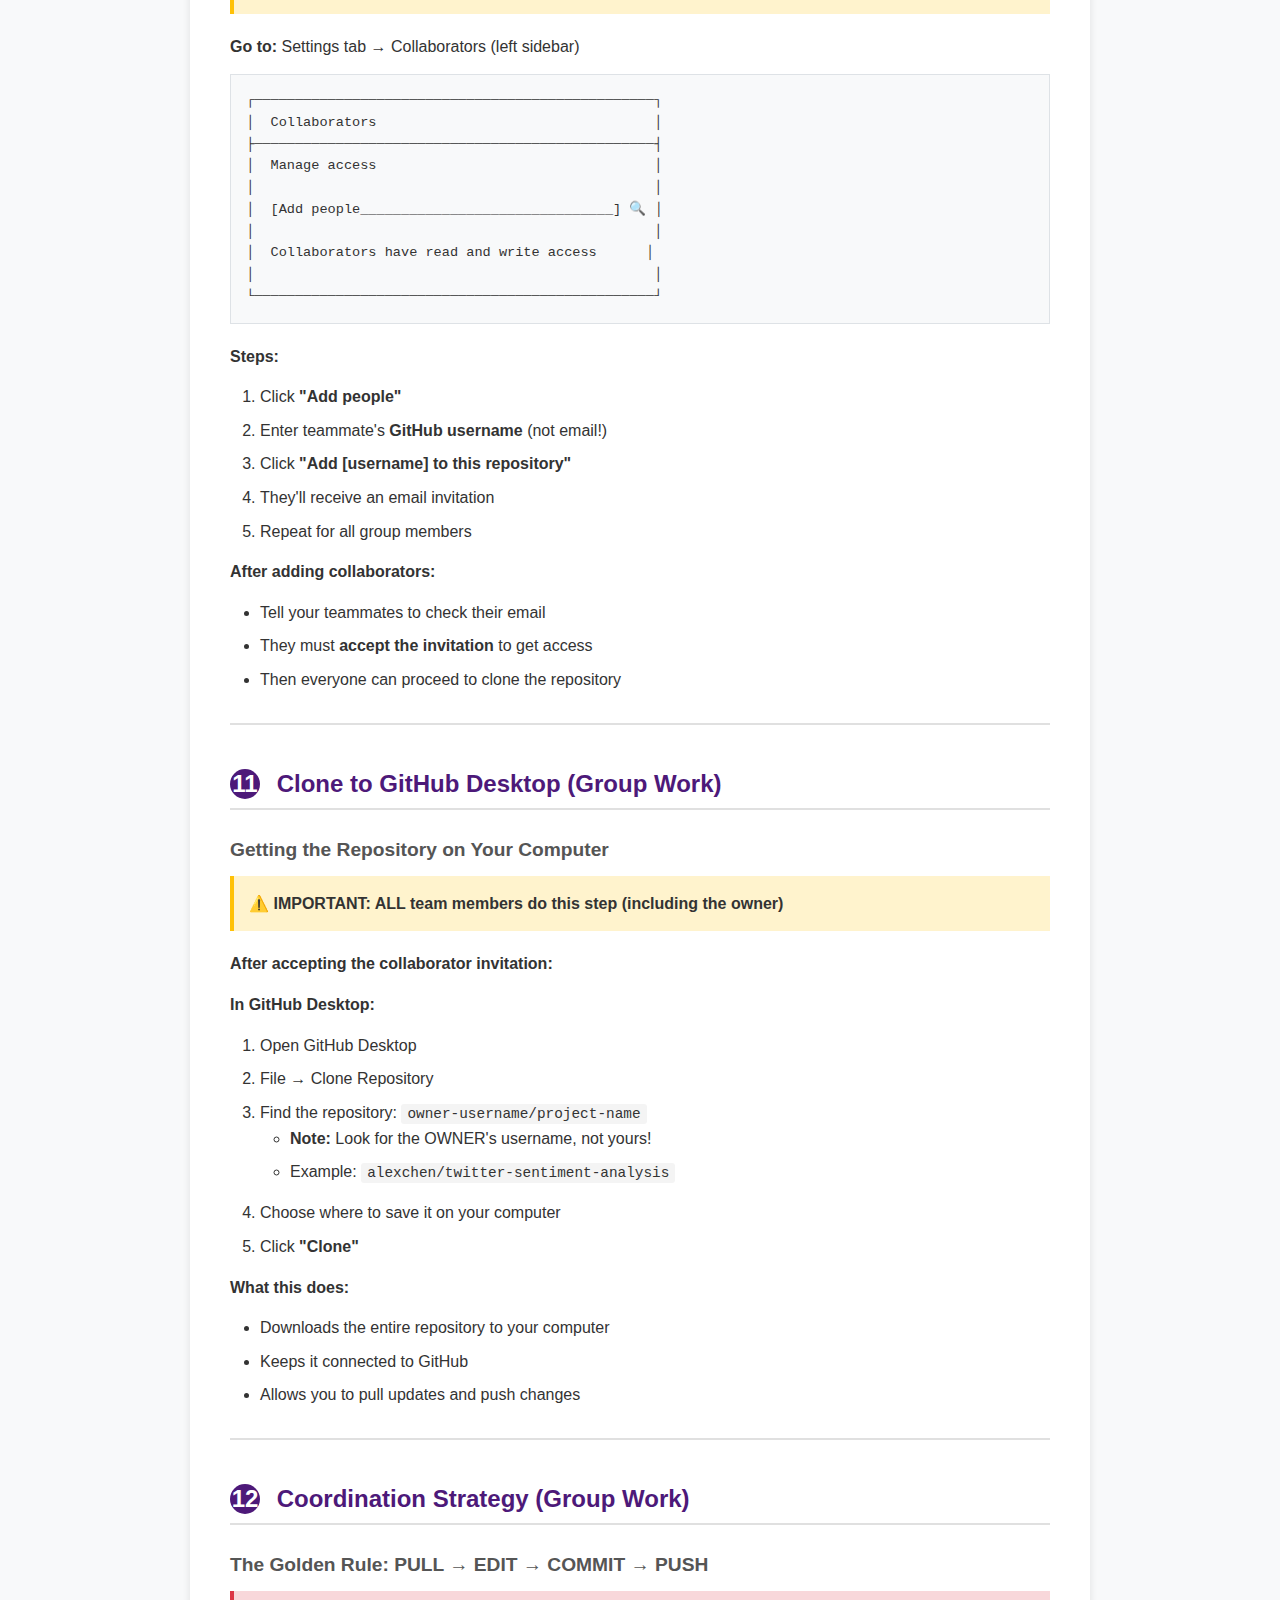
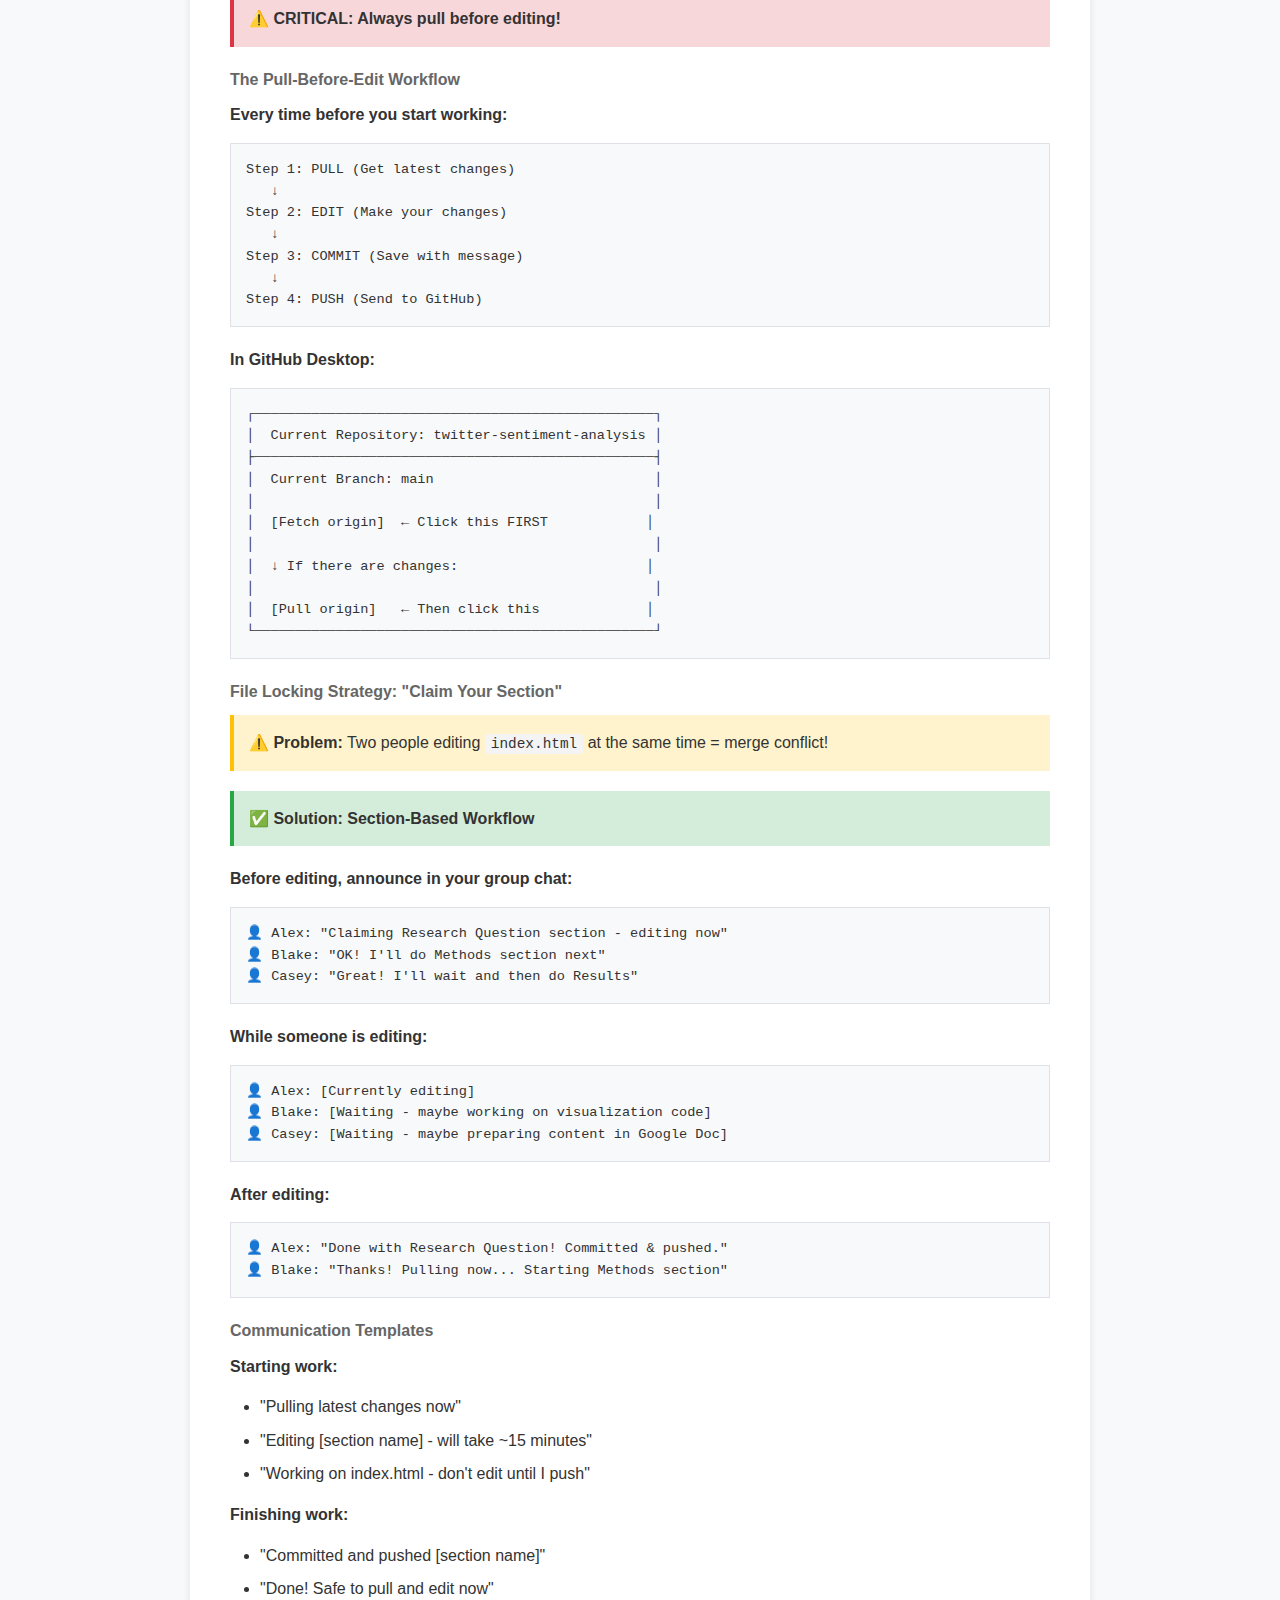
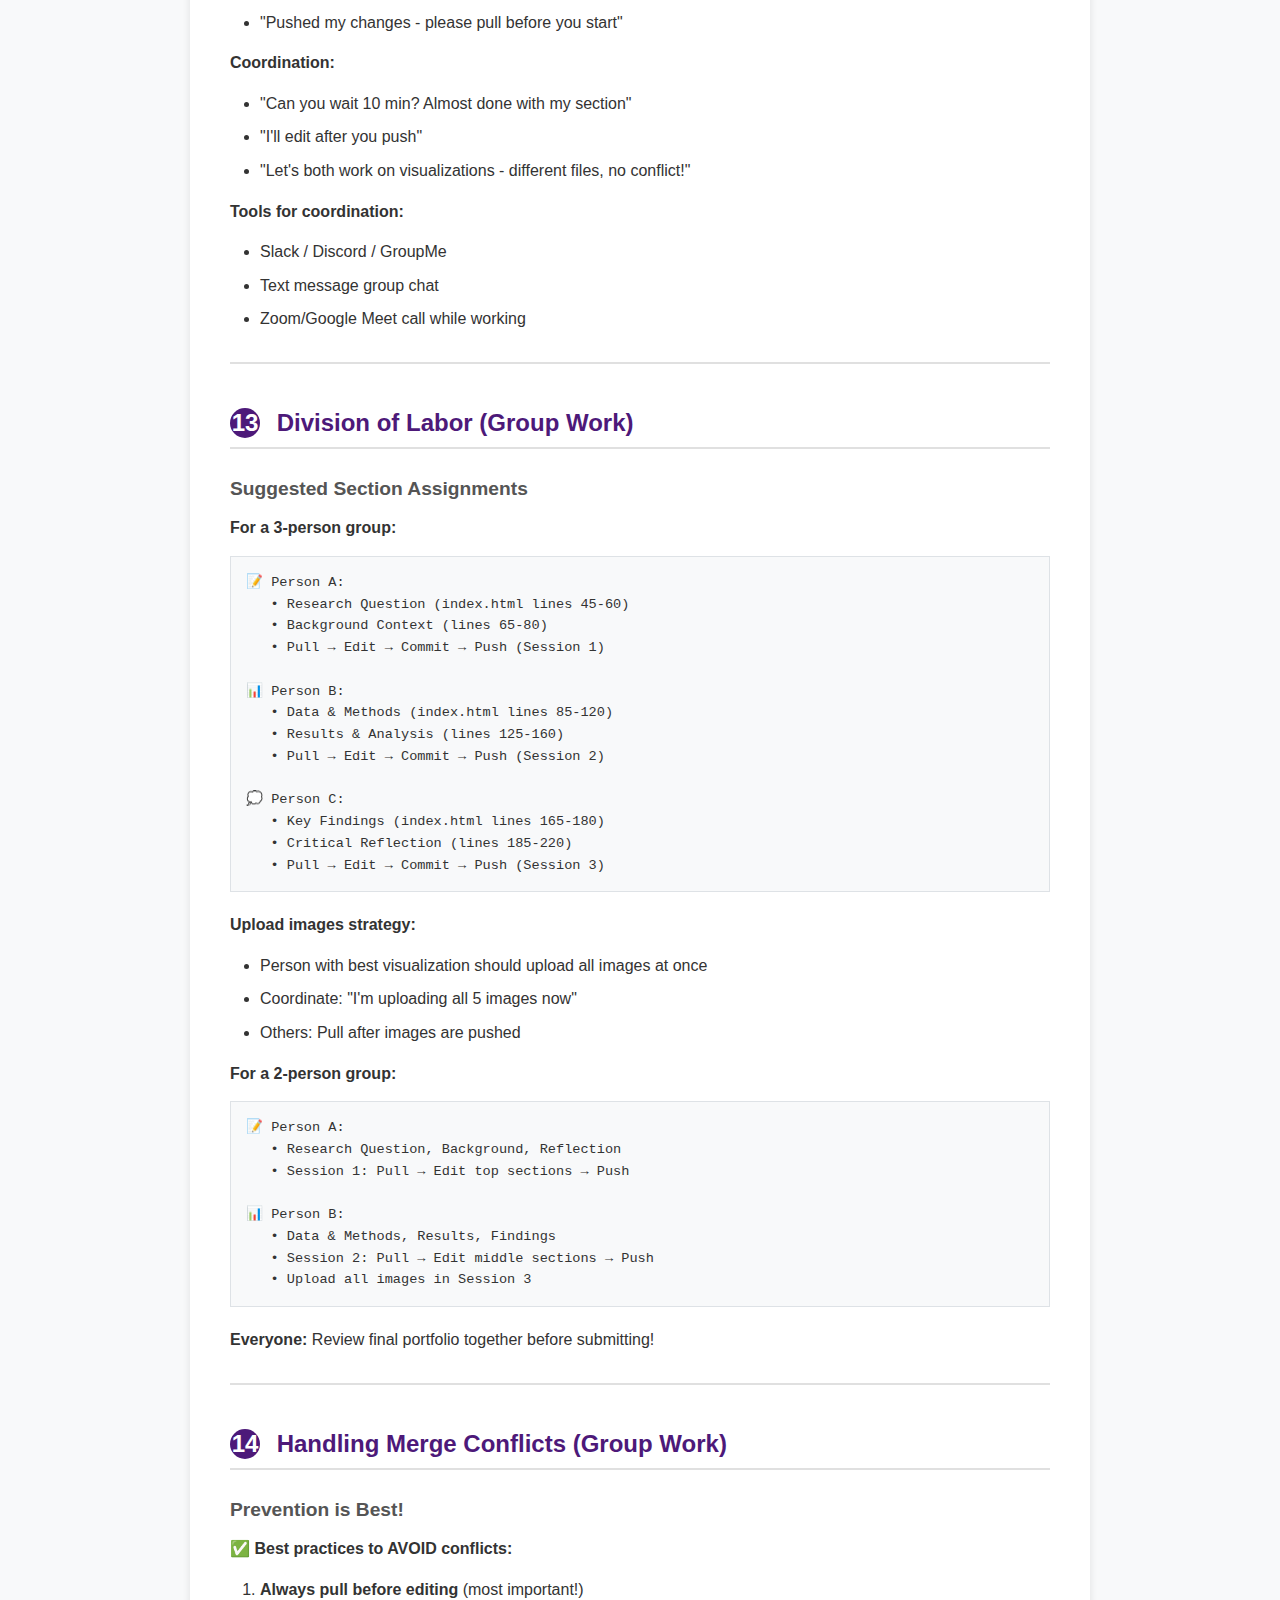
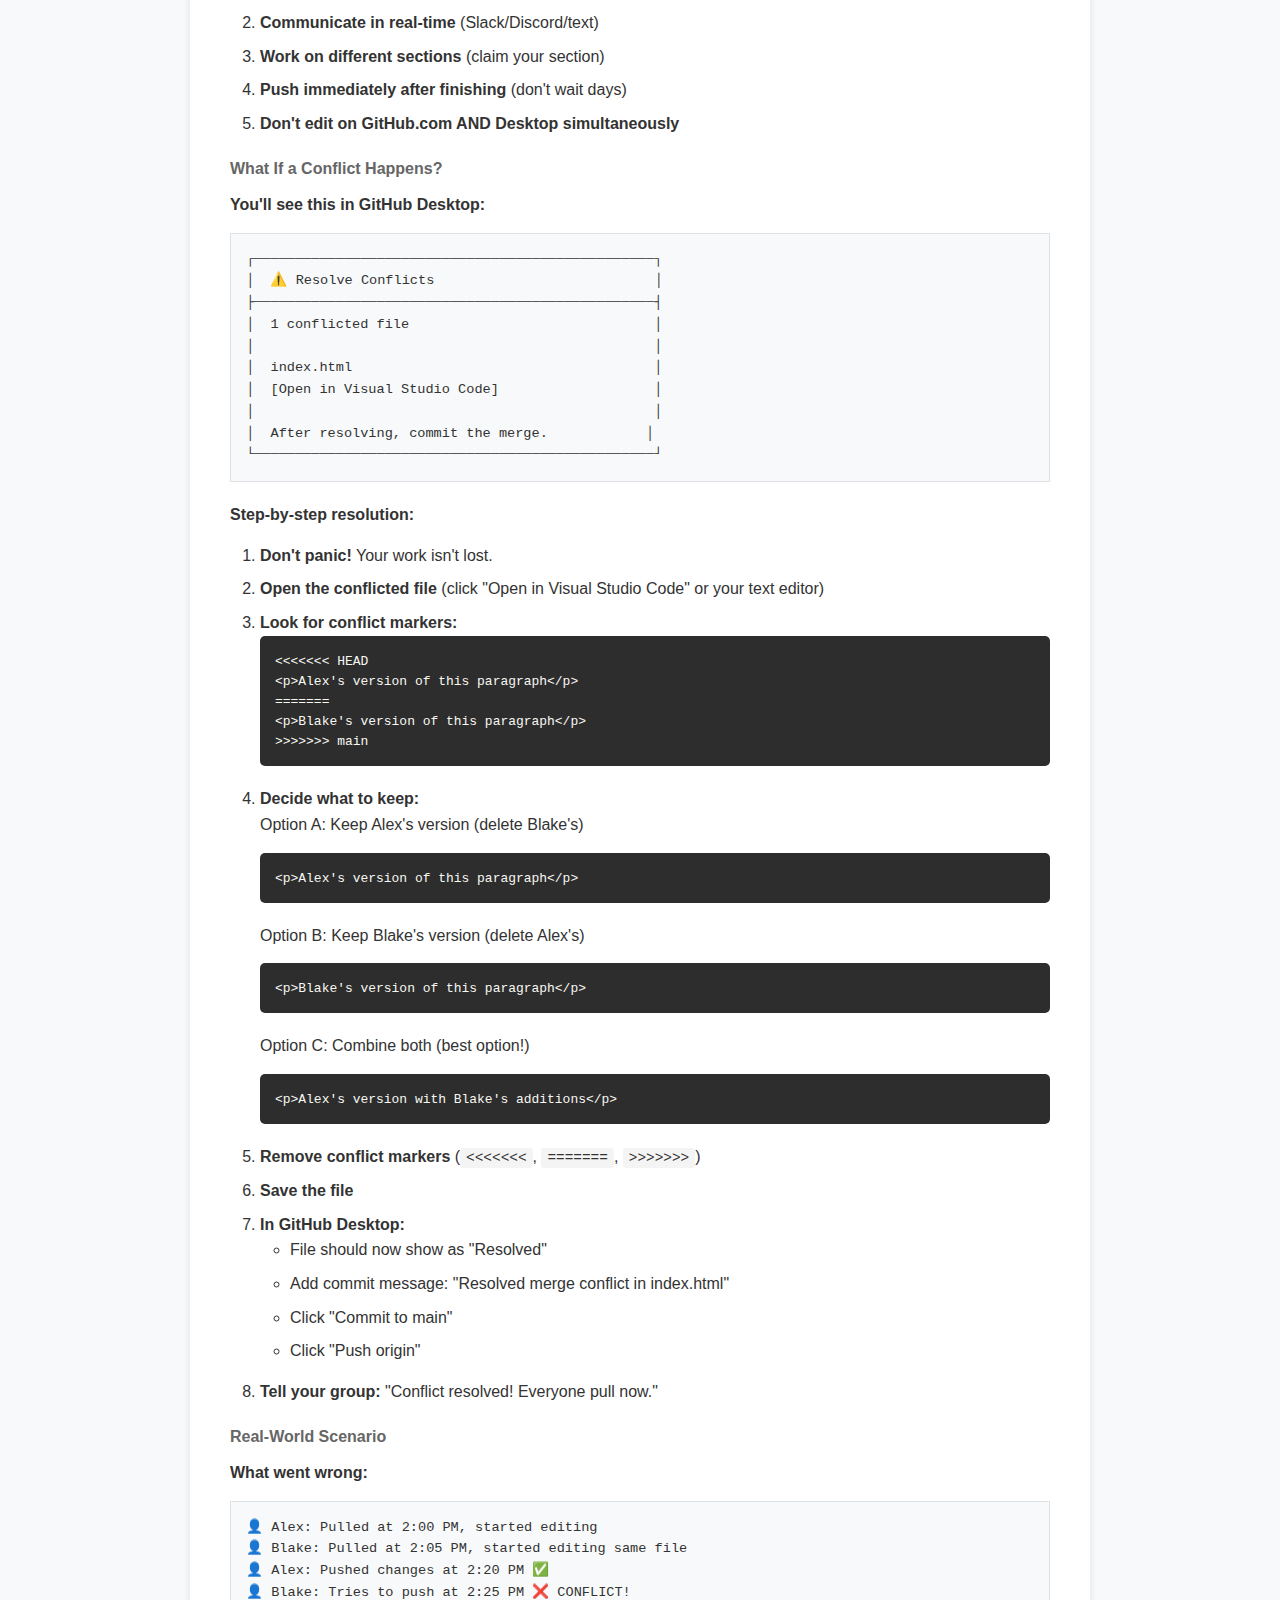
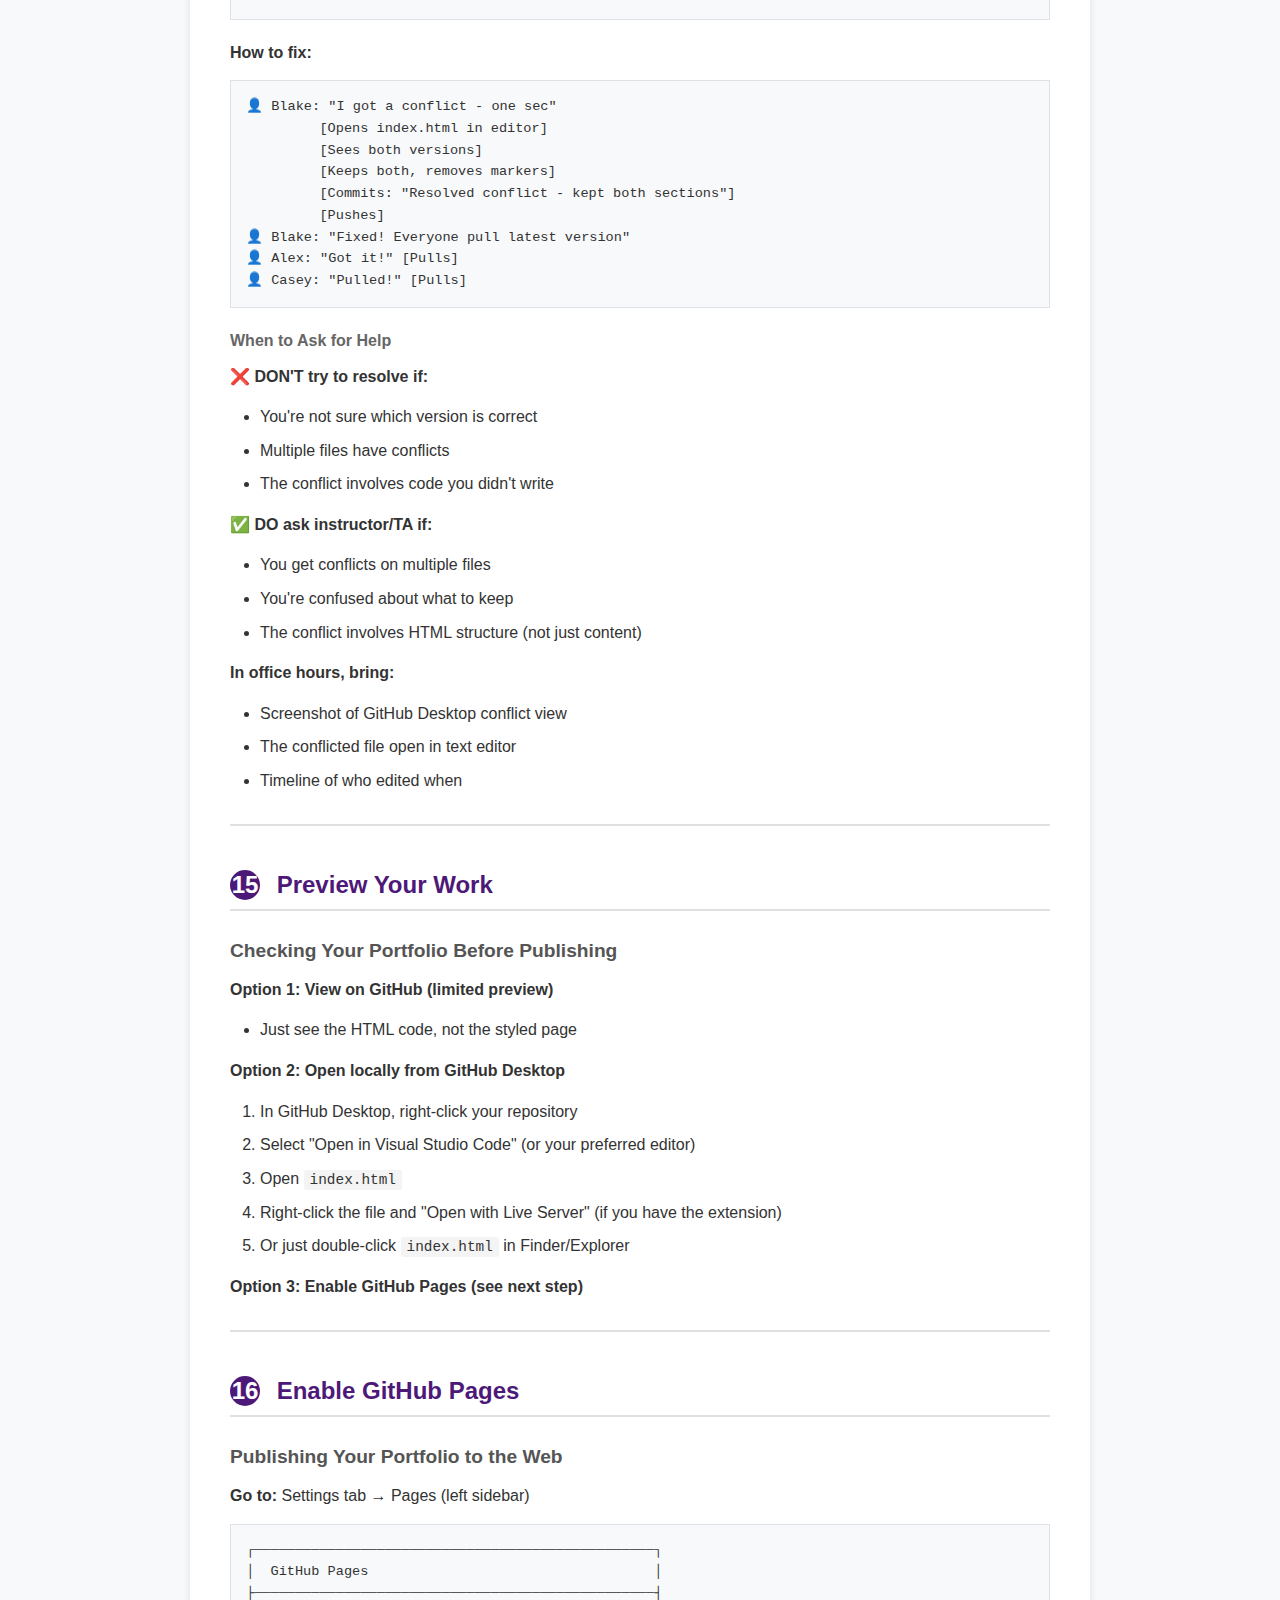
<file: visual-guide.html>
<!DOCTYPE html>
<html lang="en">
<head>
    <meta charset="UTF-8">
    <meta name="viewport" content="width=device-width, initial-scale=1.0">
    <title>Visual Guide: GitHub Collaboration for Portfolio Projects | WRIT 20833</title>
    <style>
        * {
            margin: 0;
            padding: 0;
            box-sizing: border-box;
        }

        body {
            font-family: -apple-system, BlinkMacSystemFont, "Segoe UI", Roboto, "Helvetica Neue", Arial, sans-serif;
            line-height: 1.6;
            color: #333;
            background: #f8f9fa;
            padding: 20px;
        }

        .container {
            max-width: 900px;
            margin: 0 auto;
            background: white;
            padding: 40px;
            box-shadow: 0 2px 8px rgba(0,0,0,0.1);
        }

        h1 {
            color: #4d1979;
            font-size: 2rem;
            margin-bottom: 10px;
            border-bottom: 3px solid #4d1979;
            padding-bottom: 10px;
        }

        h2 {
            color: #4d1979;
            font-size: 1.5rem;
            margin-top: 40px;
            margin-bottom: 15px;
            padding-bottom: 5px;
            border-bottom: 2px solid #e0e0e0;
        }

        h3 {
            color: #555;
            font-size: 1.2rem;
            margin-top: 25px;
            margin-bottom: 10px;
        }

        h4 {
            color: #666;
            font-size: 1rem;
            margin-top: 20px;
            margin-bottom: 10px;
        }

        p {
            margin-bottom: 15px;
        }

        ul, ol {
            margin-left: 30px;
            margin-bottom: 15px;
        }

        li {
            margin-bottom: 8px;
        }

        code {
            background: #f4f4f4;
            padding: 2px 6px;
            border-radius: 3px;
            font-family: "Courier New", monospace;
            font-size: 0.9em;
        }

        pre {
            background: #2d2d2d;
            color: #f8f8f2;
            padding: 15px;
            border-radius: 5px;
            overflow-x: auto;
            margin-bottom: 20px;
            font-family: "Courier New", monospace;
            font-size: 0.9em;
            line-height: 1.4;
        }

        pre code {
            background: none;
            color: inherit;
            padding: 0;
        }

        .warning {
            background: #fff3cd;
            border-left: 4px solid #ffc107;
            padding: 15px;
            margin-bottom: 20px;
        }

        .tip {
            background: #d1ecf1;
            border-left: 4px solid #17a2b8;
            padding: 15px;
            margin-bottom: 20px;
        }

        .success {
            background: #d4edda;
            border-left: 4px solid #28a745;
            padding: 15px;
            margin-bottom: 20px;
        }

        .danger {
            background: #f8d7da;
            border-left: 4px solid #dc3545;
            padding: 15px;
            margin-bottom: 20px;
        }

        .ascii-art {
            background: #f8f9fa;
            border: 1px solid #dee2e6;
            padding: 15px;
            margin-bottom: 20px;
            font-family: "Courier New", monospace;
            font-size: 0.85em;
            overflow-x: auto;
            white-space: pre;
        }

        .step-number {
            display: inline-block;
            background: #4d1979;
            color: white;
            width: 30px;
            height: 30px;
            border-radius: 50%;
            text-align: center;
            line-height: 30px;
            margin-right: 10px;
            font-weight: bold;
        }

        .checklist {
            list-style-type: none;
            margin-left: 0;
        }

        .checklist li:before {
            content: "□ ";
            margin-right: 8px;
            color: #4d1979;
            font-weight: bold;
        }

        table {
            width: 100%;
            border-collapse: collapse;
            margin-bottom: 20px;
        }

        th, td {
            padding: 10px;
            border: 1px solid #dee2e6;
            text-align: left;
        }

        th {
            background: #4d1979;
            color: white;
        }

        tr:nth-child(even) {
            background: #f8f9fa;
        }

        a {
            color: #4d1979;
            text-decoration: none;
        }

        a:hover {
            text-decoration: underline;
        }

        .header-subtitle {
            color: #666;
            font-size: 1.1rem;
            margin-bottom: 30px;
        }

        hr {
            border: none;
            border-top: 2px solid #e0e0e0;
            margin: 30px 0;
        }

        @media print {
            body {
                background: white;
            }
            .container {
                box-shadow: none;
                padding: 0;
            }
        }
    </style>
</head>
<body>
    <div class="container">
        <h1>Visual Guide: GitHub Collaboration for Portfolio Projects</h1>
        <p class="header-subtitle">No Command Line Required!</p>
        
        <p>This guide provides step-by-step instructions for using GitHub's web interface to create and collaborate on your portfolio.</p>

        <hr>

        <h2>What You'll Learn</h2>
        <ul>
            <li>✅ How to create your portfolio from the template</li>
            <li>✅ How to edit HTML directly on GitHub</li>
            <li>✅ How to upload images</li>
            <li>✅ How to collaborate with your group</li>
            <li>✅ How to publish with GitHub Pages</li>
        </ul>

        <div class="tip">
            <strong>What you need:</strong>
            <ul style="margin-top: 10px; margin-bottom: 0;">
                <li>A GitHub account (free)</li>
                <li>PNG files from your Google Colab notebooks</li>
                <li>Your research content ready to add</li>
            </ul>
        </div>

        <hr>

        <h2>🚨 GROUPS: Start Here First!</h2>
        
        <div class="danger">
            <strong>If you're working in a group, read this section BEFORE creating your repository!</strong>
        </div>

        <h3>Step 0: Designate Repository Owner (Group Work)</h3>

        <div class="warning">
            <strong>⚠️ IMPORTANT: Only ONE person creates the repository</strong>
        </div>

        <p><strong>Group decision time:</strong></p>

        <div class="ascii-art">Your group needs to choose ONE person to:
✅ Create the repository from the template
✅ Own the repository on their GitHub account
✅ Add everyone else as collaborators</div>

        <p><strong>Who should be the repository owner?</strong></p>

        <p>Good choices:</p>
        <ul>
            <li>The person most comfortable with GitHub</li>
            <li>Your designated "web developer" for the project</li>
            <li>Someone who will stay organized and responsive</li>
            <li>Anyone willing to be the main point of contact</li>
        </ul>

        <p><strong>What happens:</strong></p>

        <div class="ascii-art">Step 1: Repository Owner creates repo from template
   ↓
Step 2: Repository Owner adds teammates as collaborators
   ↓
Step 3: Everyone else receives invitation email
   ↓
Step 4: Everyone accepts invitation
   ↓
Step 5: Everyone clones the repository
   ↓
Step 6: Team works together!</div>

        <p><strong>Repository will live at:</strong></p>
        <ul>
            <li><code>https://github.com/OWNER-USERNAME/project-name</code></li>
            <li>Example: <code>https://github.com/alexchen/twitter-sentiment-analysis</code></li>
        </ul>

        <div class="success">
            <strong>Note:</strong> Even though it's on one person's account, <strong>everyone has full edit access</strong> once added as collaborators!
        </div>

        <div class="tip">
            <strong>✅ Once you've chosen your repository owner, that person continues to Step 1 below.</strong>
        </div>

        <hr>

        <h2><span class="step-number">1</span> Use the Template</h2>
        <h3>Creating Your Portfolio Repository</h3>
        
        <p><strong>Where to start:</strong> <a href="https://github.com/TCU-DCDA/WRIT20833-portfolio-template" target="_blank">https://github.com/TCU-DCDA/WRIT20833-portfolio-template</a></p>

        <p><strong>What you'll see:</strong></p>
        <div class="ascii-art">┌─────────────────────────────────────────────────┐
│  TCU-DCDA / WRIT20833-portfolio-template        │
│  [Use this template ▼]  [Code ▼]  [Fork]       │
└─────────────────────────────────────────────────┘</div>

        <p><strong>What to do:</strong></p>
        <ol>
            <li>Click the green <strong>"Use this template"</strong> button</li>
            <li>Select <strong>"Create a new repository"</strong></li>
        </ol>

        <div class="tip">
            <strong>Visual cue:</strong> Look for the green button at the top right of the page!
        </div>

        <hr>

        <h2><span class="step-number">2</span> Name Your Repository</h2>
        <h3>Fill in Repository Details</h3>

        <p><strong>What you'll see:</strong></p>
        <div class="ascii-art">Create a new repository from WRIT20833-portfolio-template

Owner: [your-username] ▼
Repository name: [_________________]
Description (optional): [_________________]

○ Public    ○ Private

[✓] Include all branches

        [Create repository from template]</div>

        <p><strong>What to enter:</strong></p>
        <ul>
            <li><strong>Repository name:</strong> <code>twitter-sentiment-analysis</code> (use your project name)</li>
            <li><strong>Description:</strong> "Analysis of sentiment patterns in climate change discourse"</li>
            <li><strong>Public/Private:</strong> Select <strong>Public</strong> ⚠️ (Required for GitHub Pages!)</li>
        </ul>

        <p><strong>Then:</strong> Click <strong>"Create repository from template"</strong></p>

        <hr>

        <h2><span class="step-number">3</span> Your New Repository</h2>
        <h3>What You Just Created</h3>

        <div class="success">
            <strong>You now have your own copy!</strong>
        </div>

        <div class="ascii-art">┌─────────────────────────────────────────────────┐
│  your-username / twitter-sentiment-analysis     │
│  Public                                         │
├─────────────────────────────────────────────────┤
│  📁 css/                                        │
│  📁 images/                                     │
│  📄 .gitignore                                  │
│  📄 index.html           ← This is what you edit│
│  📄 README.md                                   │
│  📄 QUICK_START.md                              │
└─────────────────────────────────────────────────┘</div>

        <p><strong>Next step:</strong> Edit <code>index.html</code> to add your content</p>

        <hr>

        <h2><span class="step-number">4</span> Edit HTML on GitHub</h2>
        <h3>How to Edit Files Directly on GitHub</h3>

        <p><strong>Method 1: Click the pencil icon</strong></p>
        <ol>
            <li>Click on <code>index.html</code> in the file list</li>
            <li>Look for the ✏️ (pencil) icon at the top right</li>
            <li>Click it to enter edit mode</li>
        </ol>

        <p><strong>Method 2: Press the <code>.</code> (period) key</strong></p>
        <ul>
            <li>Opens web-based VS Code editor (advanced)</li>
        </ul>

        <div class="ascii-art">┌─────────────────────────────────────────────────┐
│  index.html                      [✏️ Edit] [...]│
│  207 lines (8 KB)                               │
├─────────────────────────────────────────────────┤
│  1  &lt;!DOCTYPE html&gt;                             │
│  2  &lt;html lang="en"&gt;                            │
│  3  &lt;head&gt;                                      │</div>

        <div class="tip">
            <strong>Click the ✏️ pencil icon!</strong>
        </div>

        <hr>

        <h2><span class="step-number">5</span> Make Your Edits</h2>
        <h3>What to Change in index.html</h3>

        <p><strong>Look for these placeholder texts:</strong></p>

        <pre><code>&lt;title&gt;Your Project Title | WRIT 20833&lt;/title&gt;
       ↓ Change to ↓
&lt;title&gt;Twitter Climate Sentiment | WRIT 20833&lt;/title&gt;</code></pre>

        <pre><code>&lt;h1&gt;Your Project Title&lt;/h1&gt;
&lt;p&gt;Your Name | WRIT 20833 | Fall 2025&lt;/p&gt;
       ↓ Change to ↓
&lt;h1&gt;Climate Change Discourse Analysis&lt;/h1&gt;
&lt;p&gt;Jane Smith | WRIT 20833 | Fall 2025&lt;/p&gt;</code></pre>

        <div class="tip">
            <strong>Pro tip:</strong> Use browser's Find & Replace
            <ul style="margin-top: 10px; margin-bottom: 0;">
                <li>Press <code>Ctrl+F</code> (Windows) or <code>Cmd+F</code> (Mac)</li>
                <li>Type <code>Your Name</code> → Replace with your actual name</li>
                <li>Type <code>Your Project Title</code> → Replace with your title</li>
            </ul>
        </div>

        <hr>

        <h2><span class="step-number">6</span> Add Your Content</h2>
        <h3>Finding the TODO Markers</h3>

        <p><strong>Scroll through index.html and look for:</strong></p>

        <pre><code>&lt;!-- TODO: Add your research question here --&gt;
&lt;p&gt;What patterns emerge when we analyze
   [your cultural phenomenon]?&lt;/p&gt;</code></pre>

        <p><strong>Replace the example with YOUR content:</strong></p>

        <pre><code>&lt;!-- TODO: Add your research question here --&gt;
&lt;p&gt;What patterns of sentiment emerge in climate
   change discourse on Twitter between 2020-2024?&lt;/p&gt;</code></pre>

        <div class="warning">
            <strong>Keep the HTML tags!</strong> Only change the text between <code>&gt;</code> and <code>&lt;</code>
        </div>

        <hr>

        <h2><span class="step-number">7</span> Commit Your Changes</h2>
        <h3>Saving Your Edits to GitHub</h3>

        <p><strong>Scroll to bottom of edit page:</strong></p>

        <div class="ascii-art">┌─────────────────────────────────────────────────┐
│  Commit changes                                 │
├─────────────────────────────────────────────────┤
│  Commit message:                                │
│  [Add research question and project title____]  │
│                                                 │
│  Extended description (optional):               │
│  [_________________________________________]    │
│                                                 │
│  ○ Commit directly to the main branch          │
│  ○ Create a new branch for this commit         │
│                                                 │
│         [Cancel]  [Commit changes]              │
└─────────────────────────────────────────────────┘</div>

        <p><strong>What to do:</strong></p>
        <ol>
            <li>Write a clear commit message: "Add research question and background"</li>
            <li>Select "Commit directly to the main branch"</li>
            <li>Click <strong>"Commit changes"</strong></li>
        </ol>

        <hr>

        <h2><span class="step-number">8</span> Upload Visualizations</h2>
        <h3>Adding PNG Files from Google Colab</h3>

        <p><strong>First: Export from Google Colab</strong></p>

        <pre><code>import matplotlib.pyplot as plt

# After creating your chart:
plt.savefig('sentiment-distribution.png',
            dpi=300, bbox_inches='tight')

# In Colab: Files tab → Right-click → Download</code></pre>

        <p><strong>Then: Upload to GitHub</strong></p>
        <ol>
            <li>Click into <strong><code>images/</code></strong> folder in your repository</li>
            <li>Click <strong>"Add file"</strong> → <strong>"Upload files"</strong></li>
            <li>Drag PNG files into the upload box</li>
            <li>Write commit message: "Add sentiment visualizations"</li>
            <li>Click <strong>"Commit changes"</strong></li>
        </ol>

        <hr>

        <h2><span class="step-number">9</span> Upload Process Visual</h2>
        <h3>What the Upload Screen Looks Like</h3>

        <div class="ascii-art">┌─────────────────────────────────────────────────┐
│  Add files to images/                           │
├─────────────────────────────────────────────────┤
│                                                 │
│      ┌─────────────────────────────────┐       │
│      │  Drag files here to add them    │       │
│      │  to your repository             │       │
│      │                                 │       │
│      │  or choose your files           │       │
│      └─────────────────────────────────┘       │
│                                                 │
├─────────────────────────────────────────────────┤
│  Commit changes                                 │
│  [Add sentiment visualizations_______________]  │
│                                                 │
│         [Cancel]  [Commit changes]              │
└─────────────────────────────────────────────────┘</div>

        <div class="tip">
            <strong>Tip:</strong> You can drag multiple PNG files at once!
        </div>

        <hr>

        <h2><span class="step-number">10</span> Add Collaborators (Group Work)</h2>
        <h3>Setting Up Team Access</h3>

        <div class="warning">
            <strong>⚠️ This step is done by the REPOSITORY OWNER only</strong>
        </div>

        <p><strong>Go to:</strong> Settings tab → Collaborators (left sidebar)</p>

        <div class="ascii-art">┌─────────────────────────────────────────────────┐
│  Collaborators                                  │
├─────────────────────────────────────────────────┤
│  Manage access                                  │
│                                                 │
│  [Add people_______________________________] 🔍 │
│                                                 │
│  Collaborators have read and write access      │
│                                                 │
└─────────────────────────────────────────────────┘</div>

        <p><strong>Steps:</strong></p>
        <ol>
            <li>Click <strong>"Add people"</strong></li>
            <li>Enter teammate's <strong>GitHub username</strong> (not email!)</li>
            <li>Click <strong>"Add [username] to this repository"</strong></li>
            <li>They'll receive an email invitation</li>
            <li>Repeat for all group members</li>
        </ol>

        <p><strong>After adding collaborators:</strong></p>
        <ul>
            <li>Tell your teammates to check their email</li>
            <li>They must <strong>accept the invitation</strong> to get access</li>
            <li>Then everyone can proceed to clone the repository</li>
        </ul>

        <hr>

        <h2><span class="step-number">11</span> Clone to GitHub Desktop (Group Work)</h2>
        <h3>Getting the Repository on Your Computer</h3>

        <div class="warning">
            <strong>⚠️ IMPORTANT: ALL team members do this step (including the owner)</strong>
        </div>

        <p><strong>After accepting the collaborator invitation:</strong></p>

        <p><strong>In GitHub Desktop:</strong></p>
        <ol>
            <li>Open GitHub Desktop</li>
            <li>File → Clone Repository</li>
            <li>Find the repository: <code>owner-username/project-name</code>
                <ul>
                    <li><strong>Note:</strong> Look for the OWNER's username, not yours!</li>
                    <li>Example: <code>alexchen/twitter-sentiment-analysis</code></li>
                </ul>
            </li>
            <li>Choose where to save it on your computer</li>
            <li>Click <strong>"Clone"</strong></li>
        </ol>

        <p><strong>What this does:</strong></p>
        <ul>
            <li>Downloads the entire repository to your computer</li>
            <li>Keeps it connected to GitHub</li>
            <li>Allows you to pull updates and push changes</li>
        </ul>

        <hr>

        <h2><span class="step-number">12</span> Coordination Strategy (Group Work)</h2>
        <h3>The Golden Rule: <strong>PULL → EDIT → COMMIT → PUSH</strong></h3>

        <div class="danger">
            <strong>⚠️ CRITICAL: Always pull before editing!</strong>
        </div>

        <h4>The Pull-Before-Edit Workflow</h4>

        <p><strong>Every time before you start working:</strong></p>

        <div class="ascii-art">Step 1: PULL (Get latest changes)
   ↓
Step 2: EDIT (Make your changes)
   ↓
Step 3: COMMIT (Save with message)
   ↓
Step 4: PUSH (Send to GitHub)</div>

        <p><strong>In GitHub Desktop:</strong></p>

        <div class="ascii-art">┌─────────────────────────────────────────────────┐
│  Current Repository: twitter-sentiment-analysis │
├─────────────────────────────────────────────────┤
│  Current Branch: main                           │
│                                                 │
│  [Fetch origin]  ← Click this FIRST            │
│                                                 │
│  ↓ If there are changes:                       │
│                                                 │
│  [Pull origin]   ← Then click this             │
└─────────────────────────────────────────────────┘</div>

        <h4>File Locking Strategy: "Claim Your Section"</h4>

        <div class="warning">
            <strong>⚠️ Problem:</strong> Two people editing <code>index.html</code> at the same time = merge conflict!
        </div>

        <div class="success">
            <strong>✅ Solution: Section-Based Workflow</strong>
        </div>

        <p><strong>Before editing, announce in your group chat:</strong></p>

        <div class="ascii-art">👤 Alex: "Claiming Research Question section - editing now"
👤 Blake: "OK! I'll do Methods section next"
👤 Casey: "Great! I'll wait and then do Results"</div>

        <p><strong>While someone is editing:</strong></p>

        <div class="ascii-art">👤 Alex: [Currently editing]
👤 Blake: [Waiting - maybe working on visualization code]
👤 Casey: [Waiting - maybe preparing content in Google Doc]</div>

        <p><strong>After editing:</strong></p>

        <div class="ascii-art">👤 Alex: "Done with Research Question! Committed & pushed."
👤 Blake: "Thanks! Pulling now... Starting Methods section"</div>

        <h4>Communication Templates</h4>

        <p><strong>Starting work:</strong></p>
        <ul>
            <li>"Pulling latest changes now"</li>
            <li>"Editing [section name] - will take ~15 minutes"</li>
            <li>"Working on index.html - don't edit until I push"</li>
        </ul>

        <p><strong>Finishing work:</strong></p>
        <ul>
            <li>"Committed and pushed [section name]"</li>
            <li>"Done! Safe to pull and edit now"</li>
            <li>"Pushed my changes - please pull before you start"</li>
        </ul>

        <p><strong>Coordination:</strong></p>
        <ul>
            <li>"Can you wait 10 min? Almost done with my section"</li>
            <li>"I'll edit after you push"</li>
            <li>"Let's both work on visualizations - different files, no conflict!"</li>
        </ul>

        <p><strong>Tools for coordination:</strong></p>
        <ul>
            <li>Slack / Discord / GroupMe</li>
            <li>Text message group chat</li>
            <li>Zoom/Google Meet call while working</li>
        </ul>

        <hr>

        <h2><span class="step-number">13</span> Division of Labor (Group Work)</h2>
        <h3>Suggested Section Assignments</h3>

        <p><strong>For a 3-person group:</strong></p>

        <div class="ascii-art">📝 Person A:
   • Research Question (index.html lines 45-60)
   • Background Context (lines 65-80)
   • Pull → Edit → Commit → Push (Session 1)

📊 Person B:
   • Data & Methods (index.html lines 85-120)
   • Results & Analysis (lines 125-160)
   • Pull → Edit → Commit → Push (Session 2)

💭 Person C:
   • Key Findings (index.html lines 165-180)
   • Critical Reflection (lines 185-220)
   • Pull → Edit → Commit → Push (Session 3)</div>

        <p><strong>Upload images strategy:</strong></p>
        <ul>
            <li>Person with best visualization should upload all images at once</li>
            <li>Coordinate: "I'm uploading all 5 images now"</li>
            <li>Others: Pull after images are pushed</li>
        </ul>

        <p><strong>For a 2-person group:</strong></p>
        <div class="ascii-art">📝 Person A: 
   • Research Question, Background, Reflection
   • Session 1: Pull → Edit top sections → Push
   
📊 Person B: 
   • Data & Methods, Results, Findings
   • Session 2: Pull → Edit middle sections → Push
   • Upload all images in Session 3</div>

        <p><strong>Everyone:</strong> Review final portfolio together before submitting!</p>

        <hr>

        <h2><span class="step-number">14</span> Handling Merge Conflicts (Group Work)</h2>
        <h3>Prevention is Best!</h3>

        <p><strong>✅ Best practices to AVOID conflicts:</strong></p>
        <ol>
            <li><strong>Always pull before editing</strong> (most important!)</li>
            <li><strong>Communicate in real-time</strong> (Slack/Discord/text)</li>
            <li><strong>Work on different sections</strong> (claim your section)</li>
            <li><strong>Push immediately after finishing</strong> (don't wait days)</li>
            <li><strong>Don't edit on GitHub.com AND Desktop simultaneously</strong></li>
        </ol>

        <h4>What If a Conflict Happens?</h4>

        <p><strong>You'll see this in GitHub Desktop:</strong></p>

        <div class="ascii-art">┌─────────────────────────────────────────────────┐
│  ⚠️ Resolve Conflicts                           │
├─────────────────────────────────────────────────┤
│  1 conflicted file                              │
│                                                 │
│  index.html                                     │
│  [Open in Visual Studio Code]                   │
│                                                 │
│  After resolving, commit the merge.            │
└─────────────────────────────────────────────────┘</div>

        <p><strong>Step-by-step resolution:</strong></p>

        <ol>
            <li><strong>Don't panic!</strong> Your work isn't lost.</li>
            <li><strong>Open the conflicted file</strong> (click "Open in Visual Studio Code" or your text editor)</li>
            <li><strong>Look for conflict markers:</strong>
                <pre><code>&lt;&lt;&lt;&lt;&lt;&lt;&lt; HEAD
&lt;p&gt;Alex's version of this paragraph&lt;/p&gt;
=======
&lt;p&gt;Blake's version of this paragraph&lt;/p&gt;
&gt;&gt;&gt;&gt;&gt;&gt;&gt; main</code></pre>
            </li>
            <li><strong>Decide what to keep:</strong>
                <p>Option A: Keep Alex's version (delete Blake's)</p>
                <pre><code>&lt;p&gt;Alex's version of this paragraph&lt;/p&gt;</code></pre>
                <p>Option B: Keep Blake's version (delete Alex's)</p>
                <pre><code>&lt;p&gt;Blake's version of this paragraph&lt;/p&gt;</code></pre>
                <p>Option C: Combine both (best option!)</p>
                <pre><code>&lt;p&gt;Alex's version with Blake's additions&lt;/p&gt;</code></pre>
            </li>
            <li><strong>Remove conflict markers</strong> (<code>&lt;&lt;&lt;&lt;&lt;&lt;&lt;</code>, <code>=======</code>, <code>&gt;&gt;&gt;&gt;&gt;&gt;&gt;</code>)</li>
            <li><strong>Save the file</strong></li>
            <li><strong>In GitHub Desktop:</strong>
                <ul>
                    <li>File should now show as "Resolved"</li>
                    <li>Add commit message: "Resolved merge conflict in index.html"</li>
                    <li>Click "Commit to main"</li>
                    <li>Click "Push origin"</li>
                </ul>
            </li>
            <li><strong>Tell your group:</strong> "Conflict resolved! Everyone pull now."</li>
        </ol>

        <h4>Real-World Scenario</h4>

        <p><strong>What went wrong:</strong></p>

        <div class="ascii-art">👤 Alex: Pulled at 2:00 PM, started editing
👤 Blake: Pulled at 2:05 PM, started editing same file
👤 Alex: Pushed changes at 2:20 PM ✅
👤 Blake: Tries to push at 2:25 PM ❌ CONFLICT!</div>

        <p><strong>How to fix:</strong></p>

        <div class="ascii-art">👤 Blake: "I got a conflict - one sec"
         [Opens index.html in editor]
         [Sees both versions]
         [Keeps both, removes markers]
         [Commits: "Resolved conflict - kept both sections"]
         [Pushes]
👤 Blake: "Fixed! Everyone pull latest version"
👤 Alex: "Got it!" [Pulls]
👤 Casey: "Pulled!" [Pulls]</div>

        <h4>When to Ask for Help</h4>

        <p><strong>❌ DON'T try to resolve if:</strong></p>
        <ul>
            <li>You're not sure which version is correct</li>
            <li>Multiple files have conflicts</li>
            <li>The conflict involves code you didn't write</li>
        </ul>

        <p><strong>✅ DO ask instructor/TA if:</strong></p>
        <ul>
            <li>You get conflicts on multiple files</li>
            <li>You're confused about what to keep</li>
            <li>The conflict involves HTML structure (not just content)</li>
        </ul>

        <p><strong>In office hours, bring:</strong></p>
        <ul>
            <li>Screenshot of GitHub Desktop conflict view</li>
            <li>The conflicted file open in text editor</li>
            <li>Timeline of who edited when</li>
        </ul>

        <hr>

        <h2><span class="step-number">15</span> Preview Your Work</h2>
        <h3>Checking Your Portfolio Before Publishing</h3>

        <p><strong>Option 1: View on GitHub (limited preview)</strong></p>
        <ul>
            <li>Just see the HTML code, not the styled page</li>
        </ul>

        <p><strong>Option 2: Open locally from GitHub Desktop</strong></p>
        <ol>
            <li>In GitHub Desktop, right-click your repository</li>
            <li>Select "Open in Visual Studio Code" (or your preferred editor)</li>
            <li>Open <code>index.html</code></li>
            <li>Right-click the file and "Open with Live Server" (if you have the extension)</li>
            <li>Or just double-click <code>index.html</code> in Finder/Explorer</li>
        </ol>

        <p><strong>Option 3: Enable GitHub Pages (see next step)</strong></p>

        <hr>

        <h2><span class="step-number">16</span> Enable GitHub Pages</h2>
        <h3>Publishing Your Portfolio to the Web</h3>

        <p><strong>Go to:</strong> Settings tab → Pages (left sidebar)</p>

        <div class="ascii-art">┌─────────────────────────────────────────────────┐
│  GitHub Pages                                   │
├─────────────────────────────────────────────────┤
│  Source                                         │
│  [Deploy from a branch ▼]                       │
│                                                 │
│  Branch                                         │
│  [main ▼]  [/ (root) ▼]      [Save]           │
│                                                 │
└─────────────────────────────────────────────────┘</div>

        <p><strong>Steps:</strong></p>
        <ol>
            <li>Source: Select <strong>"Deploy from a branch"</strong></li>
            <li>Branch: Select <strong>"main"</strong></li>
            <li>Folder: Select <strong>"/ (root)"</strong></li>
            <li>Click <strong>"Save"</strong></li>
        </ol>

        <hr>

        <h2><span class="step-number">17</span> Get Your URL</h2>
        <h3>Your Portfolio Is Live!</h3>

        <p><strong>After 1-2 minutes, refresh the Settings → Pages page:</strong></p>

        <div class="ascii-art">┌─────────────────────────────────────────────────┐
│  ✅ Your site is live at                        │
│                                                 │
│  https://your-username.github.io/               │
│         twitter-sentiment-analysis/             │
│                                                 │
│         [Visit site]                            │
└─────────────────────────────────────────────────┘</div>

        <div class="success">
            <strong>This is your portfolio URL!</strong>
            <ul style="margin-top: 10px; margin-bottom: 0;">
                <li>✅ Submit this link for your assignment</li>
                <li>✅ Share with your group to review</li>
                <li>✅ Include in your resume/CV</li>
                <li>✅ Show to future employers</li>
            </ul>
        </div>

        <hr>

        <h2>Troubleshooting</h2>

        <h3>Images Not Showing</h3>

        <p><strong>What you see on your portfolio:</strong></p>
        <div class="ascii-art">┌─────────────────┐
│  🖼️ [broken]    │
│  Figure 1: ...  │
└─────────────────┘</div>

        <p><strong>Causes & Solutions:</strong></p>
        <ul>
            <li>❌ <strong>Wrong filename:</strong> <code>sentiment-chart.png</code> ≠ <code>Sentiment-Chart.PNG</code><br>
                ✅ <strong>Solution:</strong> Check exact filename in <code>images/</code> folder</li>
            <li>❌ <strong>Wrong path:</strong> <code>/images/chart.png</code> or <code>Images/chart.png</code><br>
                ✅ <strong>Solution:</strong> Use <code>images/chart.png</code> (lowercase, relative path)</li>
            <li>❌ <strong>File not uploaded</strong><br>
                ✅ <strong>Solution:</strong> Check <code>images/</code> folder - is your PNG there?</li>
            <li>❌ <strong>Browser cache</strong><br>
                ✅ <strong>Solution:</strong> Hard refresh: <code>Ctrl+Shift+R</code> or <code>Cmd+Shift+R</code></li>
        </ul>

        <h3>GitHub Pages Not Working</h3>

        <p><strong>What you see when visiting your URL:</strong></p>
        <div class="ascii-art">┌─────────────────────────────────────────────────┐
│              404                                │
│  There isn't a GitHub Pages site here.         │
└─────────────────────────────────────────────────┘</div>

        <p><strong>Checklist:</strong></p>
        <ul class="checklist">
            <li>Repository is <strong>Public</strong> (not Private)</li>
            <li>Waited 2-3 minutes after enabling Pages</li>
            <li>Hard refreshed browser (<code>Ctrl+Shift+R</code>)</li>
            <li>Pages is enabled: Settings → Pages → Source = "main"</li>
            <li><code>index.html</code> is in root folder (not in subfolder)</li>
            <li>Visiting correct URL (includes repository name)</li>
        </ul>

        <div class="tip">
            <strong>If still not working:</strong> Ask in office hours with screenshot!
        </div>

        <hr>

        <h2>Best Practices</h2>
        <h3>Tips for Success</h3>

        <p><strong>✅ DO:</strong></p>
        <ul>
            <li>✅ Write clear commit messages ("Add methods section" not "update")</li>
            <li>✅ Communicate with group before editing</li>
            <li>✅ Refresh page before editing to see latest changes</li>
            <li>✅ Test in browser before final submission</li>
            <li>✅ Use descriptive filenames (<code>sentiment-chart.png</code> not <code>chart1.png</code>)</li>
        </ul>

        <p><strong>❌ DON'T:</strong></p>
        <ul>
            <li>❌ Edit at same time as teammate</li>
            <li>❌ Use vague commit messages ("asdf" or "changes")</li>
            <li>❌ Upload images to wrong folder</li>
            <li>❌ Make repository Private (GitHub Pages won't work)</li>
            <li>❌ Delete files you're not sure about</li>
        </ul>

        <hr>

        <h2>Workflow Summary</h2>

        <h3>Complete Process at a Glance</h3>

        <p><strong>Individual Projects:</strong></p>

        <div class="ascii-art">1. Use Template → Create Repository
         ↓
2. Edit index.html (click ✏️ pencil)
         ↓
3. Commit changes (with clear message)
         ↓
4. Upload images to images/ folder
         ↓
5. Enable GitHub Pages (Settings → Pages)
         ↓
6. Wait 2 minutes → Visit your URL
         ↓
7. Test and review
         ↓
8. Submit GitHub Pages URL</div>

        <h3>Group Projects Workflow</h3>

        <p><strong>Complete Process for Teams:</strong></p>

        <div class="ascii-art">1. ONE PERSON: Use template, create repository
         ↓
2. ADD COLLABORATORS (Settings → Collaborators)
         ↓
3. DIVIDE SECTIONS (coordinate on chat)
         ↓
4. PERSON A: Edit section, commit
         ↓
5. PERSON B: Edit section, commit (wait for A)
         ↓
6. PERSON C: Edit section, commit (wait for B)
         ↓
7. ONE PERSON: Upload all images
         ↓
8. REVIEW TOGETHER before enabling Pages
         ↓
9. Enable Pages, test, submit</div>

        <div class="tip">
            <strong>Communication is key!</strong> 📱
        </div>

        <hr>

        <h2>Resources</h2>
        <h3>Where to Get Help</h3>

        <p><strong>📖 Documentation in Template:</strong></p>
        <ul>
            <li><code>README.md</code> - Complete guide</li>
            <li><code>QUICK_START.md</code> - Fast reference</li>
        </ul>

        <p><strong>🆘 When You Need Help:</strong></p>
        <ul>
            <li>Check Troubleshooting sections in README</li>
            <li>Post screenshot in Canvas discussion</li>
            <li>Attend office hours</li>
            <li>Ask your group members</li>
            <li>Test in different browser</li>
        </ul>

        <p><strong>🔗 External Resources:</strong></p>
        <ul>
            <li>GitHub Pages docs: <a href="https://docs.github.com/pages" target="_blank">https://docs.github.com/pages</a></li>
            <li>HTML reference: <a href="https://developer.mozilla.org/docs/Web/HTML" target="_blank">https://developer.mozilla.org/docs/Web/HTML</a></li>
        </ul>

        <hr>

        <h2>Quick Start Checklist</h2>

        <p><strong>What you learned:</strong></p>
        <ul>
            <li>✅ Create portfolio from template (no code!)</li>
            <li>✅ Edit HTML on GitHub (just click ✏️)</li>
            <li>✅ Upload visualizations (drag & drop)</li>
            <li>✅ Collaborate with group (take turns!)</li>
            <li>✅ Publish with GitHub Pages (Settings → Pages)</li>
        </ul>

        <p><strong>What you DON'T need:</strong></p>
        <ul>
            <li>❌ Command line / Terminal</li>
            <li>❌ Git software</li>
            <li>❌ VS Code (optional but not required)</li>
            <li>❌ Advanced technical skills</li>
        </ul>

        <div class="success">
            <strong>Your browser can do everything!</strong> 🌐
        </div>

        <hr>

        <h2>Quick Reference Card</h2>
        <h3>One-Page Cheat Sheet</h3>

        <table>
            <tr>
                <th>Task</th>
                <th>Steps</th>
            </tr>
            <tr>
                <td><strong>Create Repository</strong></td>
                <td>Use this template → Name it → Make Public → Create</td>
            </tr>
            <tr>
                <td><strong>Edit File</strong></td>
                <td>Click file → Click ✏️ → Edit → Commit with message</td>
            </tr>
            <tr>
                <td><strong>Upload Images</strong></td>
                <td>Click <code>images/</code> → Add file → Upload → Drag PNGs → Commit</td>
            </tr>
            <tr>
                <td><strong>Add Collaborators</strong></td>
                <td>Settings → Collaborators → Add people → Enter username</td>
            </tr>
            <tr>
                <td><strong>Coordinate (Groups)</strong></td>
                <td>Message: "Editing [section] now" → Wait for teammate to commit → Refresh before you start editing</td>
            </tr>
            <tr>
                <td><strong>Enable GitHub Pages</strong></td>
                <td>Settings → Pages → Deploy from <code>main</code> → Save</td>
            </tr>
            <tr>
                <td><strong>Troubleshoot</strong></td>
                <td>Images: Check filename matches exactly<br>404: Make sure repo is Public, wait 2 min<br>Conflict: Copy your text, refresh, try again</td>
            </tr>
        </table>

        <hr>

        <div style="text-align: center; margin-top: 40px; padding: 20px; background: #f8f9fa; border-radius: 5px;">
            <p><strong>Template:</strong> <a href="https://github.com/TCU-DCDA/WRIT20833-portfolio-template" target="_blank">https://github.com/TCU-DCDA/WRIT20833-portfolio-template</a></p>
            <p><strong>Questions?</strong> See README.md or attend office hours!</p>
        </div>
    </div>
</body>
</html>
</file>
<file: css/styles.css>
/* =========================
   WRIT 20833 Portfolio Template
   CSS Stylesheet for Research Project Portfolios
   ========================= */

/* =========================
   CSS Variables (Color Scheme)
   ========================= */
:root {
    --primary-color: #4d1979;      /* TCU Purple */
    --secondary-color: #7c3aed;    /* Light Purple */
    --accent-color: #ffd700;       /* Gold accent */
    --text-color: #333;            /* Dark gray for text */
    --text-secondary: #64748b;     /* Lighter gray for captions */
    --bg-color: #f4f4f4;           /* Light background */
    --white: #ffffff;
}

/* =========================
   Basic Reset & Typography
   ========================= */
* {
    margin: 0;
    padding: 0;
    box-sizing: border-box;
}

html {
    scroll-behavior: smooth;       /* Smooth scrolling for anchor links */
}

body {
    font-family: -apple-system, BlinkMacSystemFont, 'Segoe UI', 'Roboto', 'Helvetica Neue', Arial, sans-serif;
    line-height: 1.6;
    color: var(--text-color);
    background-color: var(--bg-color);
}

/* =========================
   Header & Navigation
   ========================= */
/* Style semantic tags directly - no classes needed! */
header {
    background-color: var(--primary-color);
    color: white;
    padding: 2rem 0;
    text-align: center;
    box-shadow: 0 2px 4px rgba(0, 0, 0, 0.1);
}

header h1 {
    color: white;
    margin: 0 0 0.5rem 0;
    font-size: 2rem;
}

header p {
    margin: 0;
    opacity: 0.9;
    font-size: 1.1rem;
}

nav {
    background-color: #3d1461;
    padding: 0.75rem;
    display: flex;              /* Make nav a flex container */
    justify-content: center;    /* Center the ul inside nav */
    position: sticky;           /* Stick to top when scrolling */
    top: 0;
    z-index: 100;
    box-shadow: 0 2px 4px rgba(0, 0, 0, 0.1);
}

/* Style the navigation list */
nav ul {
    list-style: none;           /* Remove bullets */
    padding: 0;                 /* Remove default padding */
    margin: 0;                  /* Remove default margin */
    display: flex;              /* Arrange items horizontally */
    flex-direction: row;        /* Explicit: horizontal on desktop */
    justify-content: center;    /* Center the items */
    gap: 1rem;                  /* Space between items */
    flex-wrap: wrap;            /* Wrap on small screens */
}

nav li {
    list-style: none;           /* Extra insurance - remove bullets */
}

nav a {
    color: white;
    text-decoration: none;
    padding: 0.5rem 1rem;
    transition: background-color 0.3s ease;
    border-radius: 4px;
}

nav a:hover {
    background-color: var(--primary-color);
}

/* =========================
   Main Content
   ========================= */
/* Style main semantic tag directly */
main {
    max-width: 900px;          /* Don't get too wide */
    margin: 2rem auto;         /* Center horizontally */
    padding: 0 1rem;           /* Space on sides for mobile */
}

/* All sections inside main get consistent styling */
main section {
    background-color: white;
    padding: 2rem;
    margin-bottom: 2rem;       /* Space between sections */
    border-radius: 8px;        /* Rounded corners */
    box-shadow: 0 2px 4px rgba(0, 0, 0, 0.1);
}

/* Style h2 headings inside sections */
main section h2 {
    color: var(--primary-color);
    border-bottom: 3px solid var(--secondary-color);
    padding-bottom: 0.5rem;
    margin-bottom: 1rem;
    font-size: 1.875rem;
}

main section h3 {
    color: var(--text-color);
    margin-top: 1.5rem;
    margin-bottom: 0.75rem;
    font-size: 1.5rem;
}

/* Paragraphs inside sections */
main section p {
    margin-bottom: 1rem;
    line-height: 1.8;
}

/* Lists inside sections */
main section ul,
main section ol {
    margin: 1rem 0 1rem 2rem;
    line-height: 1.8;
}

main section li {
    margin-bottom: 0.5rem;
}

/* =========================
   Data Visualizations
   ========================= */
/* Container for charts and images */
.viz-container {
    margin: 2rem 0;
    text-align: center;
}

.viz-container img {
    max-width: 100%;           /* Responsive: never wider than container */
    height: auto;              /* Maintain aspect ratio */
    border-radius: 8px;
    box-shadow: 0 4px 6px rgba(0, 0, 0, 0.1);
    margin-bottom: 0.5rem;
}

/* Figure captions */
.viz-container figcaption {
    font-style: italic;
    color: var(--text-secondary);
    font-size: 0.9rem;
    margin-top: 0.5rem;
}

/* Grid layout for multiple visualizations */
.viz-grid {
    display: grid;
    grid-template-columns: repeat(auto-fit, minmax(300px, 1fr));
    gap: 1.5rem;
    margin: 2rem 0;
}

/* =========================
   Code Blocks
   ========================= */
/* Improve pre/code styling for Python code */
pre {
    background: #2d2d2d;          /* Dark background */
    color: #f8f8f2;               /* Light text */
    border: none;
    border-radius: 8px;
    padding: 1.5rem;
    overflow-x: auto;
    margin: 1.5rem 0;
    font-size: 0.9rem;
    line-height: 1.5;
}

code {
    font-family: 'SF Mono', Monaco, 'Cascadia Code', 'Roboto Mono', Consolas, 'Courier New', monospace;
}

/* Inline code (inside paragraphs) */
p code, li code {
    background: #f4f4f4;
    color: #c7254e;
    padding: 0.2rem 0.4rem;
    border-radius: 3px;
    font-size: 0.9em;
}

/* Code block titles */
.code-title {
    background: #1e1e1e;
    color: #9cdcfe;
    padding: 0.5rem 1rem;
    border-radius: 8px 8px 0 0;
    font-family: monospace;
    font-size: 0.85rem;
    margin-bottom: -0.5rem;
}

.code-title + pre {
    border-radius: 0 0 8px 8px;
    margin-top: 0;
}

/* =========================
   Data Tables
   ========================= */
table {
    width: 100%;
    border-collapse: collapse;
    margin: 1.5rem 0;
    background: white;
}

th, td {
    padding: 0.75rem 1rem;
    text-align: left;
    border: 1px solid #e2e8f0;
}

th {
    background: var(--primary-color);
    color: white;
    font-weight: 600;
}

tr:nth-child(even) {
    background: #f8f9fa;
}

.results-table {
    font-size: 0.95rem;
    margin: 1.5rem auto;
    max-width: 700px;
}

.results-table td {
    text-align: center;
}

.results-table td:first-child {
    text-align: left;
    font-weight: 500;
}

/* Highlight key rows */
.results-table tr.highlight {
    background: #fff3cd;
    font-weight: bold;
}

/* =========================
   Framework Connections
   ========================= */
.framework-callout {
    background: linear-gradient(135deg, #f0e7f8, #e9d5ff);
    border-left: 5px solid var(--secondary-color);
    border-radius: 8px;
    padding: 1.5rem;
    margin: 2rem 0;
}

.framework-callout h3 {
    color: var(--primary-color);
    margin-top: 0;
}

.framework-callout strong {
    color: var(--secondary-color);
}

/* =========================
   Footer (semantic tag)
   ========================= */
footer {
    background-color: #333;
    color: white;
    text-align: center;
    padding: 1.5rem;
    margin-top: 2rem;
}

footer a {
    color: var(--accent-color);
    text-decoration: none;
}

footer a:hover {
    text-decoration: underline;
}

/* =========================
   Responsive Design (Mobile)
   ========================= */
@media (max-width: 768px) {
    header h1 {
        font-size: 1.5rem;     /* Smaller on mobile */
    }

    nav {
        font-size: 0.9rem;
    }

    /* Stack navigation vertically on mobile */
    nav ul {
        flex-direction: column;  /* Change from row to column */
        align-items: center;     /* Center the stacked items */
    }

    nav a {
        display: block;          /* Full width for easier tapping */
        width: 100%;
        text-align: center;
    }

    main section {
        padding: 1rem;         /* Less padding on mobile */
    }

    .viz-grid {
        grid-template-columns: 1fr;  /* Single column on mobile */
    }
}

/* =========================
   Print Styles (Optional)
   ========================= */
@media print {
    nav {
        display: none;
    }

    main section {
        box-shadow: none;
        page-break-inside: avoid;
    }
}
</file>
